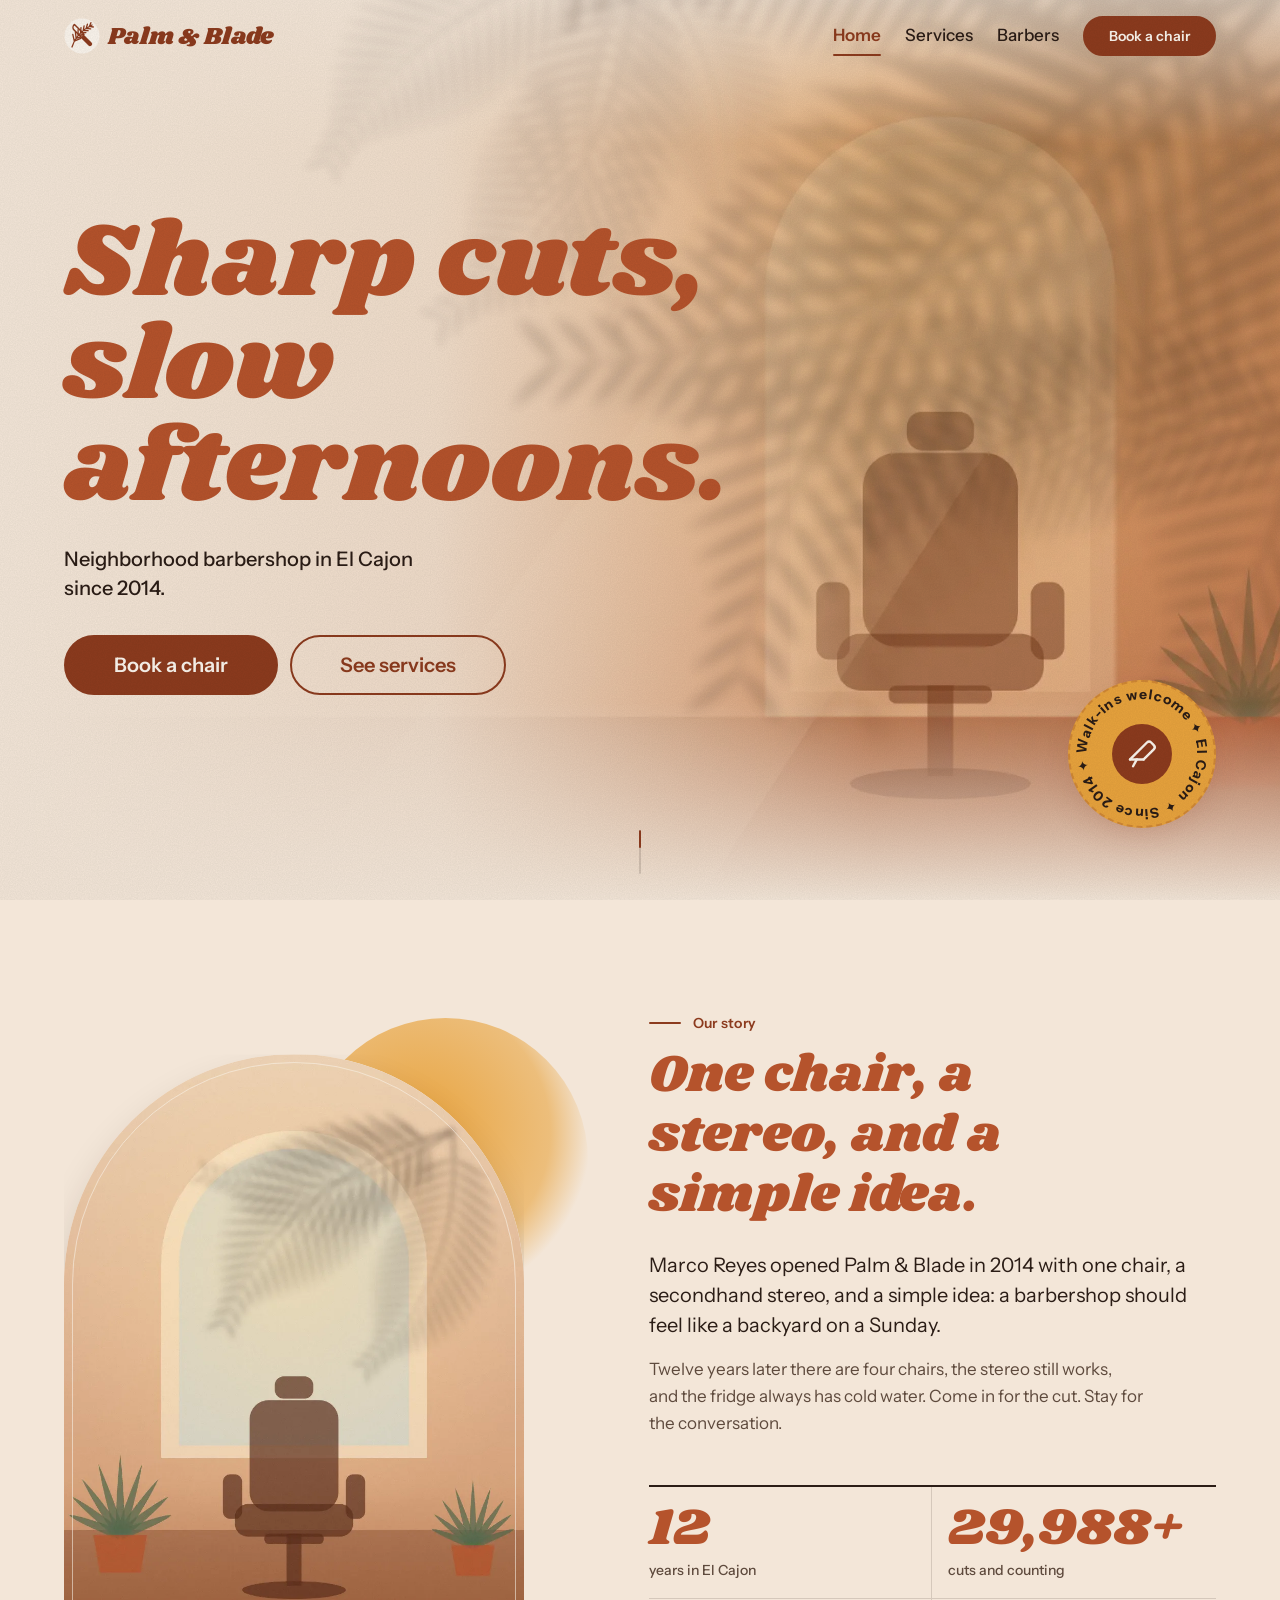
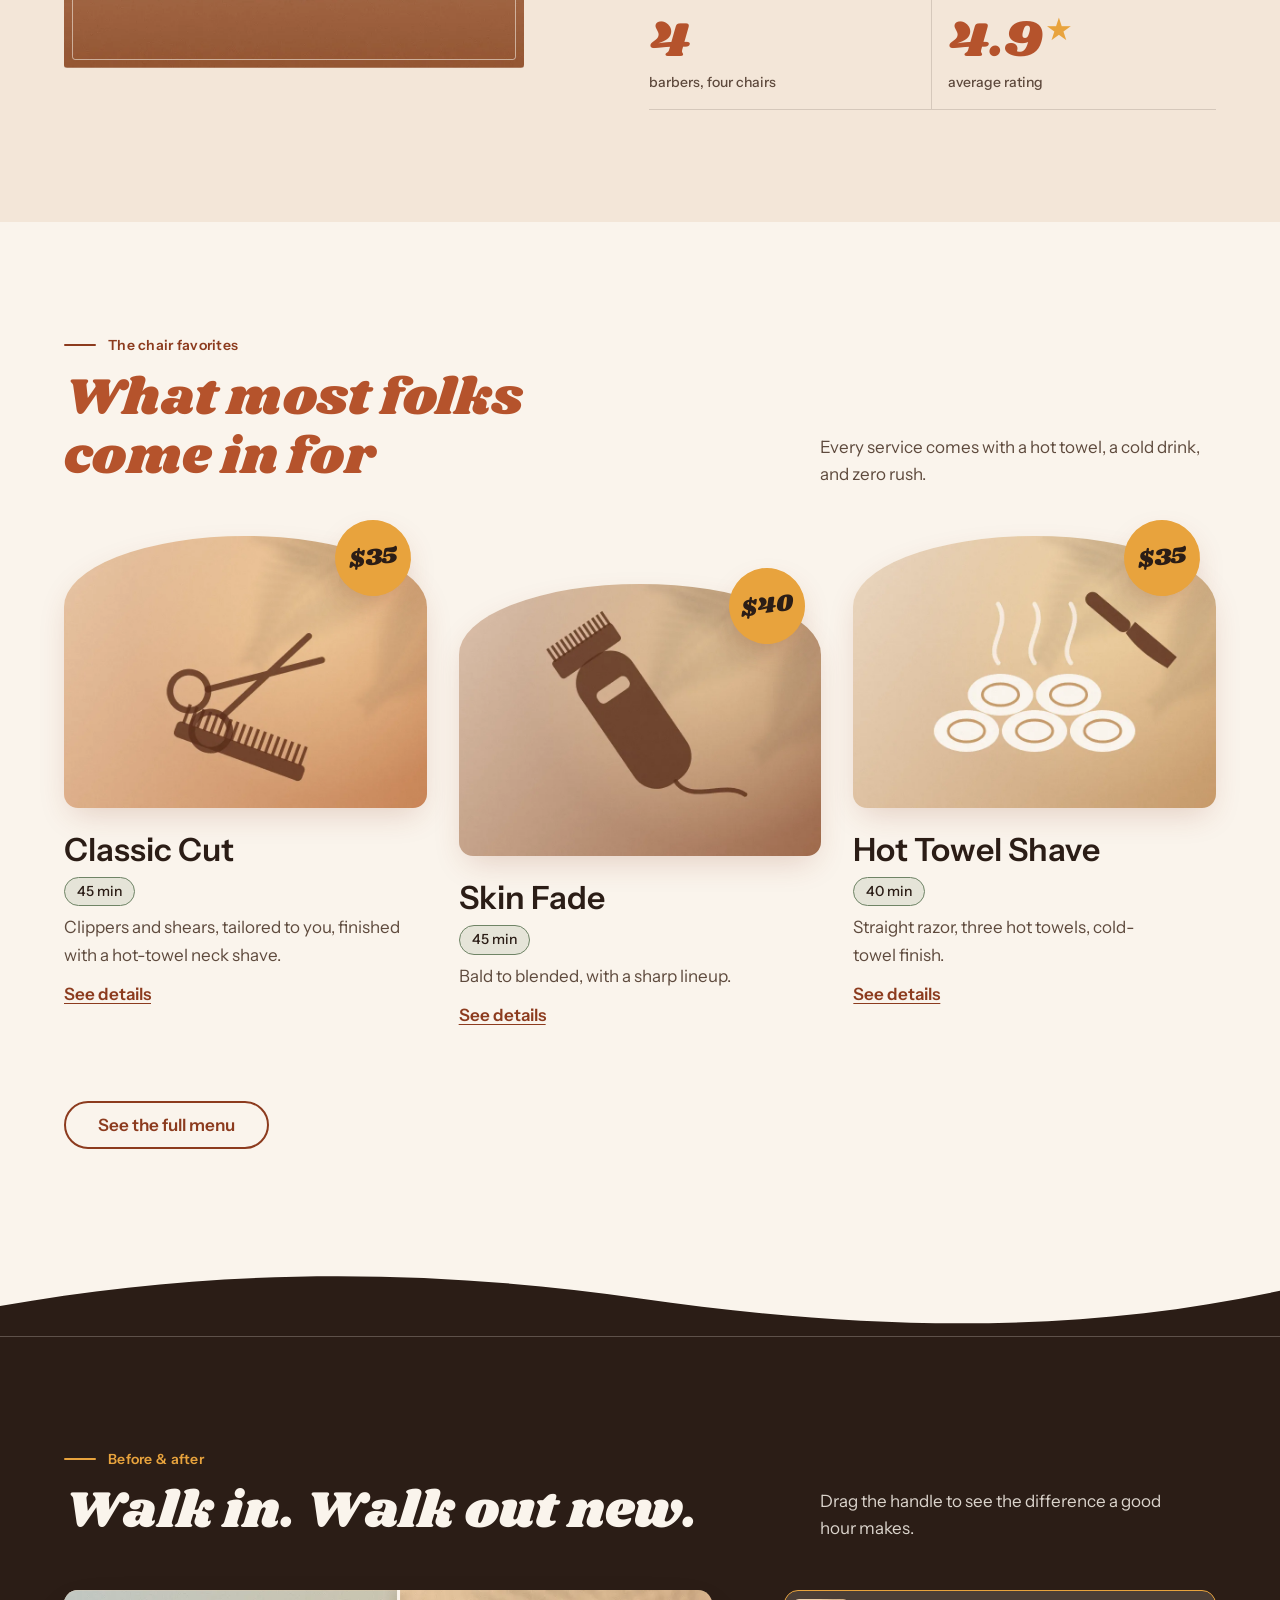
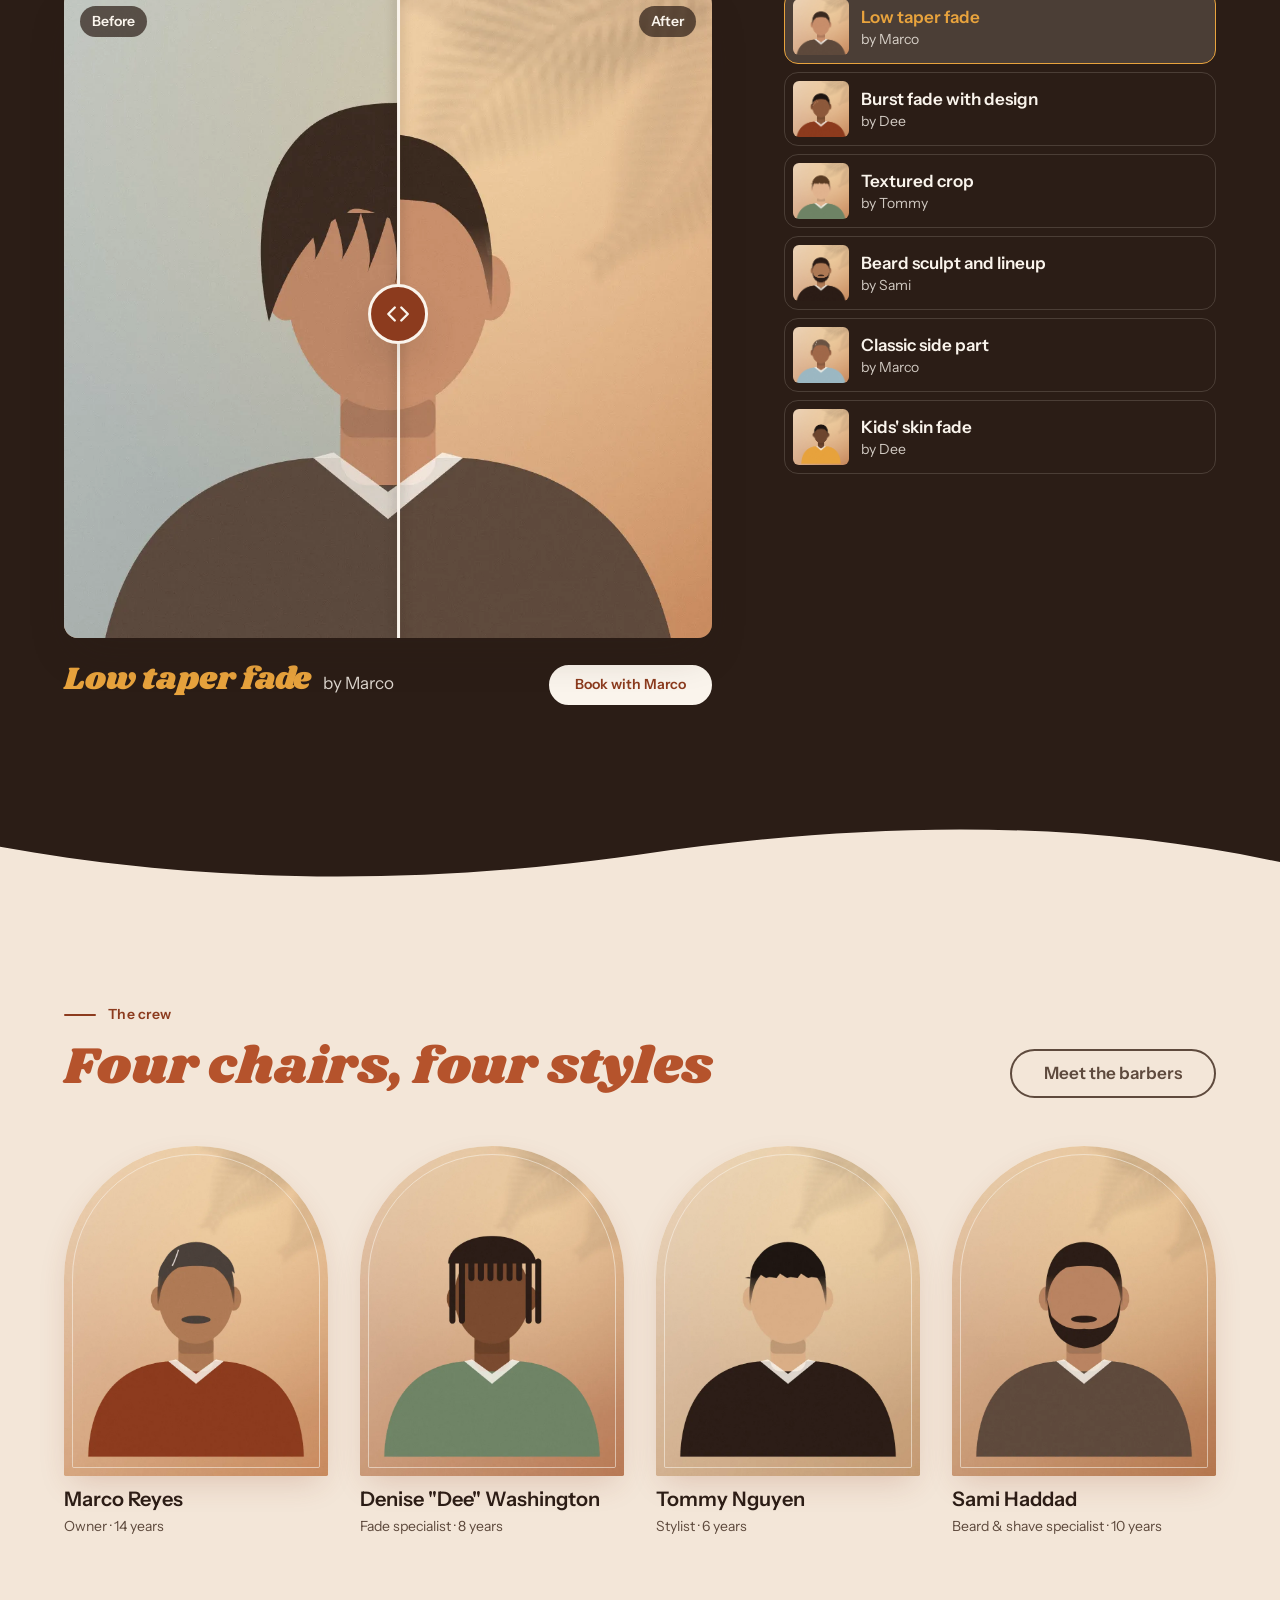
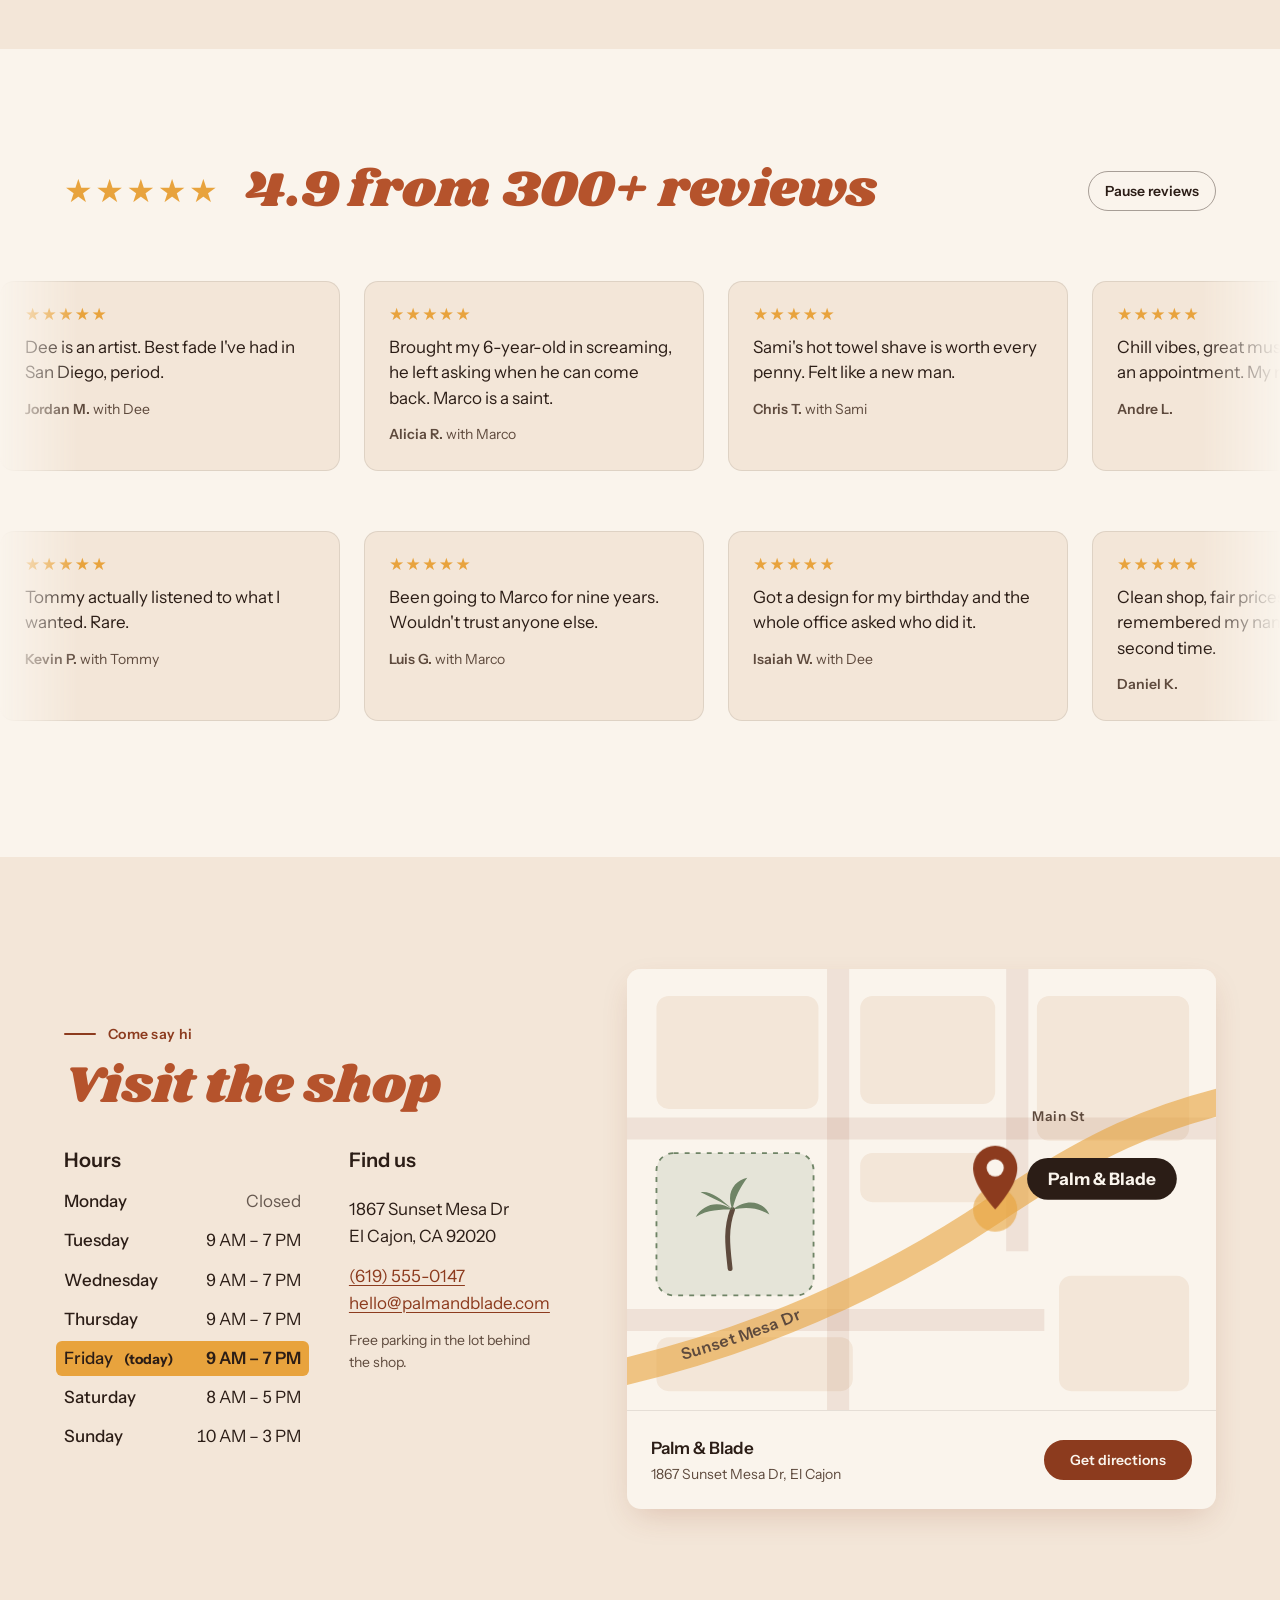
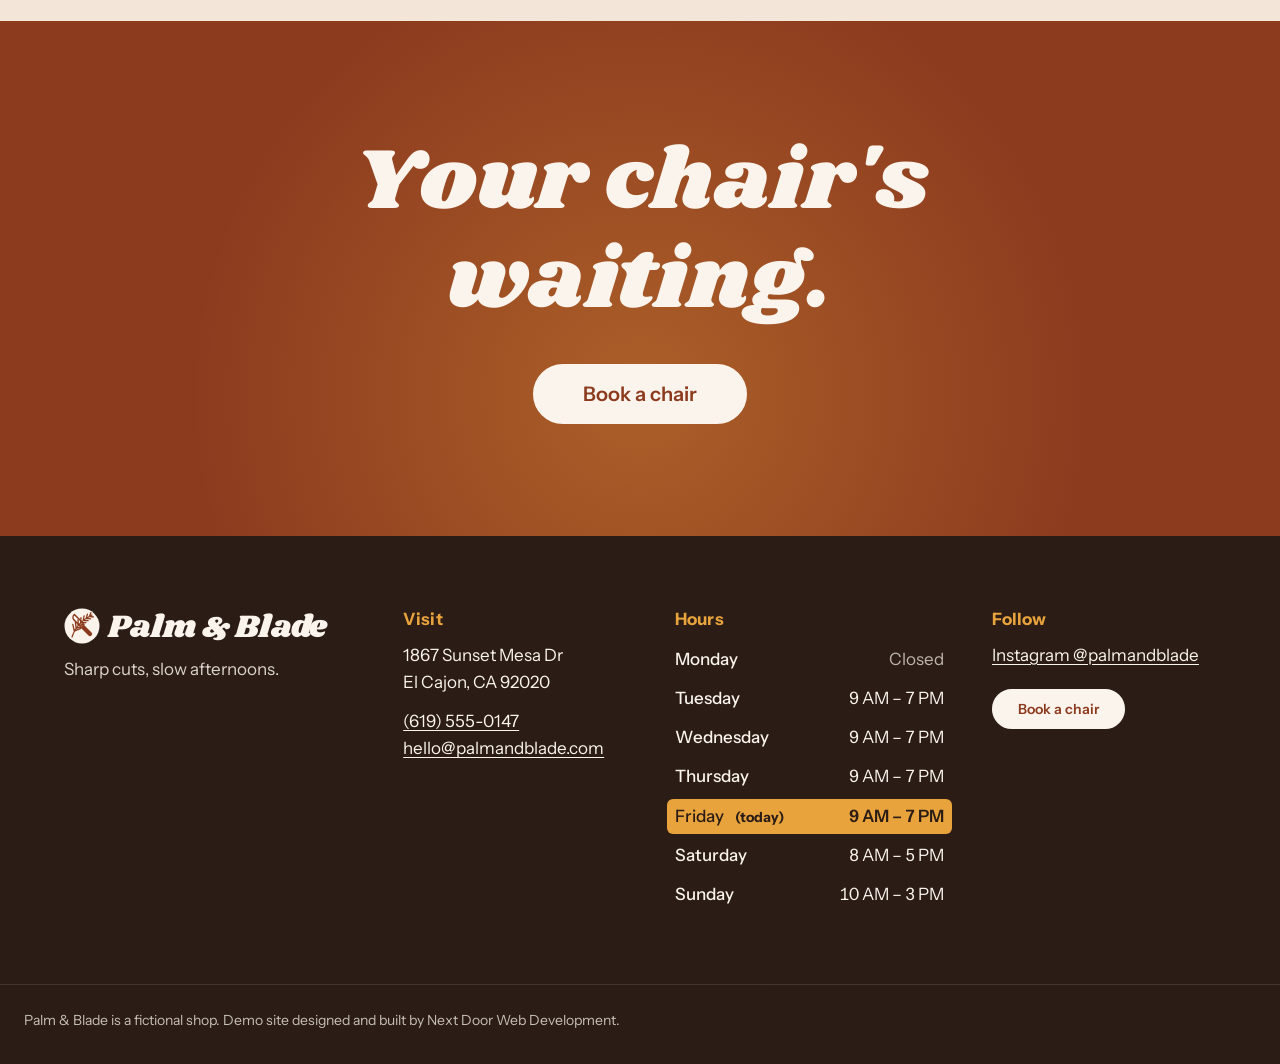
<file: index.html>
<!DOCTYPE html>
<html lang="en">
<head>
  <meta charset="UTF-8">
  <meta name="viewport" content="width=device-width, initial-scale=1">
  <meta name="robots" content="noindex, nofollow">
  <title>Home | Palm &amp; Blade Barbershop, El Cajon</title>
  <meta name="description" content="Palm &amp; Blade is a neighborhood barbershop in El Cajon offering sharp cuts, beard grooming, and hot towel shaves. Book your chair today.">
  <meta name="theme-color" content="#F3E6D8">
  <link rel="icon" href="assets/favicon.svg" type="image/svg+xml">
  <!-- fonts (Section 4.3) -->
  <link rel="preconnect" href="https://fonts.googleapis.com">
  <link rel="preconnect" href="https://fonts.gstatic.com" crossorigin>
  <link href="https://fonts.googleapis.com/css2?family=Instrument+Sans:wght@400;500;600;700&family=Shrikhand&display=swap" rel="stylesheet">
  <link rel="stylesheet" href="css/tokens.css">
  <link rel="stylesheet" href="css/base.css">
  <link rel="stylesheet" href="css/components.css">
  <link rel="stylesheet" href="css/pages/home.css">
  <link rel="preload" as="image" href="assets/img/hero.webp" fetchpriority="high">
</head>
<body data-page="home">
  <a class="skip-link" href="#main">Skip to content</a>
  <header class="site-header" data-header>
    <div class="container site-header__inner">
      <a class="logo" href="index.html" aria-label="Palm & Blade home">
        <img class="logo__mark" src="assets/logo.svg" alt="" width="36" height="36">
        <span class="logo__text">Palm &amp; Blade</span>
      </a>
      <button class="nav-toggle" type="button" aria-expanded="false" aria-controls="site-nav" data-nav-toggle>
        <span class="sr-only">Open menu</span>
        <span class="nav-toggle__bar"></span>
        <span class="nav-toggle__bar"></span>
      </button>
      <nav id="site-nav" class="site-nav" data-nav aria-label="Main">
        <ul class="site-nav__list">
          <li><a class="site-nav__link" href="index.html" data-nav-link="home">Home</a></li>
          <li><a class="site-nav__link" href="services.html" data-nav-link="services">Services</a></li>
          <li><a class="site-nav__link" href="barbers.html" data-nav-link="barbers">Barbers</a></li>
          <li><a class="btn btn--primary btn--sm" href="book.html" data-nav-link="book">Book a chair</a></li>
        </ul>
      </nav>
    </div>
  </header>

  <main id="main">
    <!-- 1. Hero -->
    <section class="hero" aria-labelledby="hero-title">
      <div class="hero__media" aria-hidden="true">
        <img class="hero__img" src="assets/img/hero.webp" alt="" width="1920" height="1080" fetchpriority="high" decoding="async">
      </div>
    <div class="hero__palms" aria-hidden="true">
      <svg class="hero__palm-defs" width="0" height="0" focusable="false">
        <defs>
          <path id="pb-frond" d="M14.3 193.1L20.2 181.2L26.3 169.7L32.9 158.7L39.7 148.1L46.9 138L54.4 128.3L62.3 119.1L70.5 110.3L79.1 102L88 94.2L97.2 86.7L106.8 79.8L116.7 73.3L127 67.2L137.7 61.6L148.7 56.5L160 51.8L171.7 47.5L183.7 43.7L196.1 40.4L195.9 39.6L183.4 42.7L171.3 46.3L159.5 50.4L148 54.9L136.8 59.9L126 65.3L115.5 71.3L105.4 77.7L95.5 84.5L86 91.8L76.9 99.6L68.1 107.9L59.6 116.6L51.4 125.8L43.6 135.5L36.1 145.7L29 156.3L22.2 167.3L15.8 178.9L9.7 190.9ZM24.3 168.5Q40.4 178.3 61.7 173.8Q41.9 167.6 24.3 168.5ZM24.3 168.5Q21 153 6.4 135.2Q11.5 158.1 24.3 168.5ZM29.8 159.2Q49 169.7 74.3 166.5Q50.7 159.2 29.8 159.2ZM29.8 159.2Q26 140.6 10.6 118.5Q16.4 145.2 29.8 159.2ZM35.6 150.3Q57.4 161.6 86.2 159.6Q59.3 151.3 35.6 150.3ZM35.6 150.3Q31.7 128.9 16 102.7Q22 132.8 35.6 150.3ZM41.6 141.6Q65.7 153.9 97.4 153.2Q67.8 143.8 41.6 141.6ZM41.6 141.6Q38 117.8 22.8 87.9Q28.3 121.2 41.6 141.6ZM47.9 133.3Q73.6 146.4 107.6 147.1Q75.9 136.6 47.9 133.3ZM47.9 133.3Q45.1 107.4 30.8 74.5Q35.3 110.2 47.9 133.3ZM54.4 125.3Q81.3 139.3 116.9 141.3Q83.8 129.7 54.4 125.3ZM54.4 125.3Q52.7 97.9 39.8 62.5Q43 100.2 54.4 125.3ZM61.2 117.6Q88.7 132.5 125.2 135.7Q91.3 123 61.2 117.6ZM61.2 117.6Q60.8 89.3 49.6 52Q51.2 91 61.2 117.6ZM68.1 110.3Q95.7 125.8 132.6 130.1Q98.6 116.6 68.1 110.3ZM68.1 110.3Q69.4 81.5 60.2 43.3Q59.8 82.7 68.1 110.3ZM75.4 103.2Q102.5 119.3 139 124.6Q105.5 110.4 75.4 103.2ZM75.4 103.2Q78.2 74.8 71.3 36.2Q68.8 75.4 75.4 103.2ZM82.8 96.5Q109 113 144.6 119Q112.2 104.3 82.8 96.5ZM82.8 96.5Q87.4 68.9 82.6 30.8Q78.1 69 82.8 96.5ZM90.5 90.1Q115.4 106.8 149.4 113.2Q118.7 98.3 90.5 90.1ZM90.5 90.1Q96.6 63.9 93.9 26.9Q87.5 63.5 90.5 90.1ZM98.5 84.1Q121.5 100.7 153.6 107.3Q125 92.4 98.5 84.1ZM98.5 84.1Q105.9 59.8 105.1 24.6Q97 58.8 98.5 84.1ZM106.6 78.3Q127.6 94.6 157.3 101.2Q131.3 86.6 106.6 78.3ZM106.6 78.3Q115.2 56.4 115.9 23.5Q106.5 54.9 106.6 78.3ZM115.1 72.9Q133.7 88.7 160.7 94.9Q137.4 80.9 115.1 72.9ZM115.1 72.9Q124.3 53.7 126.3 23.6Q115.9 51.8 115.1 72.9ZM123.7 67.8Q139.8 82.8 163.8 88.3Q143.7 75.3 123.7 67.8ZM123.7 67.8Q133.4 51.5 136.2 24.6Q125.3 49.2 123.7 67.8ZM132.6 63.1Q146.1 77.1 167 81.7Q150 69.8 132.6 63.1ZM132.6 63.1Q142.3 49.9 145.6 26.2Q134.5 47.1 132.6 63.1ZM141.7 58.6Q152.6 71.5 170.2 74.9Q156.6 64.4 141.7 58.6ZM141.7 58.6Q151.2 48.5 154.3 28.3Q143.7 45.4 141.7 58.6ZM151.1 54.5Q159.3 66.1 173.8 68.2Q163.4 59.3 151.1 54.5ZM151.1 54.5Q159.9 47.5 162.6 30.6Q152.7 44 151.1 54.5ZM160.7 50.7Q166.3 60.9 177.8 61.5Q170.5 54.3 160.7 50.7ZM160.7 50.7Q168.5 46.6 170.5 33Q161.7 42.8 160.7 50.7ZM170.6 47.2Q175.2 56.9 185.6 57.2Q179.4 50.5 170.6 47.2ZM170.6 47.2Q178.1 44.3 180.1 31.9Q171.6 40.3 170.6 47.2ZM180.7 44.1Q185.2 53.7 195.5 54.3Q189.4 47.6 180.7 44.1ZM180.7 44.1Q188.3 41.5 190.9 29.3Q182.2 37.3 180.7 44.1ZM191 41.2Q195.4 50.9 205.6 51.8Q199.7 45 191 41.2ZM191 41.2Q198.8 39.1 202 27Q193.1 34.6 191 41.2Z"/>
          <filter id="pb-blur" x="-20%" y="-20%" width="140%" height="140%"><feGaussianBlur stdDeviation="3.5"/></filter>
        </defs>
      </svg>
      <svg class="hero__palm hero__palm--a" viewBox="0 0 600 600" preserveAspectRatio="xMaxYMin meet" focusable="false">
        <g filter="url(#pb-blur)">
          <use href="#pb-frond" transform="translate(610 -20) rotate(139.6) scale(1.9 1.9) translate(-12 -192)"/>
          <use href="#pb-frond" transform="translate(610 -20) rotate(88.4) scale(2.25 -2.25) translate(-12 -192)"/>
          <use href="#pb-frond" transform="translate(610 -20) rotate(191.6) scale(2.1 2.1) translate(-12 -192)"/>
          <use href="#pb-frond" transform="translate(610 -20) rotate(138.4) scale(1.8 -1.8) translate(-12 -192)"/>
          <use href="#pb-frond" transform="translate(610 -20) rotate(244.6) scale(1.5 1.5) translate(-12 -192)"/>
        </g>
      </svg>
      <svg class="hero__palm hero__palm--b" viewBox="0 0 600 600" preserveAspectRatio="xMaxYMin meet" focusable="false">
        <g filter="url(#pb-blur)">
          <use href="#pb-frond" transform="translate(380 -40) rotate(52.4) scale(1.3 -1.3) translate(-12 -192)"/>
          <use href="#pb-frond" transform="translate(380 -40) rotate(157.6) scale(1.5 1.5) translate(-12 -192)"/>
          <use href="#pb-frond" transform="translate(380 -40) rotate(106.4) scale(1.35 -1.35) translate(-12 -192)"/>
          <use href="#pb-frond" transform="translate(380 -40) rotate(113.6) scale(1.1 1.1) translate(-12 -192)"/>
        </g>
      </svg>
      <svg class="hero__palm hero__palm--c" viewBox="0 0 600 600" preserveAspectRatio="xMaxYMin meet" focusable="false">
        <g filter="url(#pb-blur)">
          <use href="#pb-frond" transform="translate(640 180) rotate(128.4) scale(1.7 -1.7) translate(-12 -192)"/>
          <use href="#pb-frond" transform="translate(640 180) rotate(235.6) scale(1.4 1.4) translate(-12 -192)"/>
        </g>
      </svg>
    </div>
      <div class="container hero__content">
        <h1 class="hero__title" id="hero-title">
          <span class="hero__word" style="--w: 0">Sharp</span>
          <span class="hero__word" style="--w: 1">cuts,</span>
          <span class="hero__word" style="--w: 2">slow</span>
          <span class="hero__word" style="--w: 3">afternoons.</span>
        </h1>
        <p class="hero__sub">Neighborhood barbershop in El Cajon since 2014.</p>
        <div class="hero__actions">
          <a class="btn btn--primary btn--lg hero__btn" href="book.html">Book a chair</a>
          <a class="btn btn--ghost btn--lg hero__btn" href="services.html">See services</a>
        </div>
      </div>

      <div class="sticker hero__sticker">
        <span class="sticker__text">Walk-ins welcome ✦ El Cajon ✦ Since 2014 ✦</span>
        <span class="sticker__center" aria-hidden="true">
          <svg viewBox="0 0 24 24" fill="none" stroke="currentColor" stroke-width="1.6" stroke-linecap="round" stroke-linejoin="round" focusable="false"><path d="M4 15.5 15.2 4.3a2 2 0 0 1 2.8 0l1.7 1.7a2 2 0 0 1 0 2.8L13 15.5"/><path d="M4 15.5h9"/><path d="M8.5 15.5 6 20"/></svg>
        </span>
      </div>

      <a class="hero__scroll" href="#story">
        <span class="hero__scroll-line" aria-hidden="true"></span>
        <span class="sr-only">Scroll to our story</span>
      </a>
    </section>

    <!-- 2. Story -->
    <section class="section section--stucco story" id="story" aria-labelledby="story-title">
      <div class="container story__grid">
        <div class="story__media">
          <span class="story__sun" aria-hidden="true"></span>
          <div class="arch story__arch" data-reveal="arch">
            <img src="assets/img/shop-interior.webp" alt="Inside Palm &amp; Blade: barber chairs, potted plants, and warm afternoon light" width="900" height="1200" loading="lazy" decoding="async">
          </div>
        </div>
        <div class="story__body">
          <p class="eyebrow">Our story</p>
          <h2 id="story-title">One chair, a stereo, and a simple idea.</h2>
          <p class="lead">Marco Reyes opened Palm &amp; Blade in 2014 with one chair, a secondhand stereo, and a simple idea: a barbershop should feel like a backyard on a Sunday.</p>
          <p>Twelve years later there are four chairs, the stereo still works, and the fridge always has cold water. Come in for the cut. Stay for the conversation.</p>
          <dl class="story__stats" data-home-stats></dl>
        </div>
      </div>
    </section>

    <!-- 3. Services teaser -->
    <section class="section section--light services-teaser" aria-labelledby="services-title">
      <div class="container">
        <div class="section-head">
          <div>
            <p class="eyebrow">The chair favorites</p>
            <h2 id="services-title">What most folks come in for</h2>
          </div>
          <p class="section-head__aside">Every service comes with a hot towel, a cold drink, and zero rush.</p>
        </div>
        <ul class="services-teaser__list" role="list" data-home-services data-reveal-stagger="120"></ul>
        <div class="services-teaser__more">
          <a class="btn btn--ghost" href="services.html">See the full menu</a>
        </div>
      </div>
    </section>

    <div class="divider-wave divider-wave--from-light divider-wave--to-dark" aria-hidden="true">
      <svg viewBox="0 0 1440 80" preserveAspectRatio="none" focusable="false"><path d="M0 48 C 240 8 480 8 720 40 S 1200 80 1440 32 V 80 H 0 Z"/></svg>
    </div>

    <!-- 4. Before & after -->
    <section class="section section--dark ba-section" aria-labelledby="ba-title">
      <div class="container">
        <div class="section-head">
          <div>
            <p class="eyebrow eyebrow--light">Before &amp; after</p>
            <h2 id="ba-title">Walk in. Walk out new.</h2>
          </div>
          <p class="section-head__aside">Drag the handle to see the difference a good hour makes.</p>
        </div>

        <figure class="ba" data-ba>
          <div class="ba__frame" data-ba-frame style="--pos: 50">
            <div class="ba__stage is-visible" data-ba-stage>
              <img class="ba__img ba__img--after" src="assets/img/cut-01-after.webp" alt="After: low taper fade" width="1000" height="1000" loading="lazy" decoding="async">
              <div class="ba__before">
                <img class="ba__img ba__img--before" src="assets/img/cut-01-before.webp" alt="Before" width="1000" height="1000" loading="lazy" decoding="async">
              </div>
            </div>
            <span class="ba__tag ba__tag--before" aria-hidden="true">Before</span>
            <span class="ba__tag ba__tag--after" aria-hidden="true">After</span>
            <div class="ba__handle" aria-hidden="true">
              <span class="ba__line"></span>
              <span class="ba__knob">
                <svg viewBox="0 0 24 24" fill="none" stroke="currentColor" stroke-width="2.2" stroke-linecap="round" stroke-linejoin="round" focusable="false"><path d="m9 6-6 6 6 6"/><path d="m15 6 6 6-6 6"/></svg>
              </span>
            </div>
            <label class="sr-only" for="ba-range">Before and after comparison. Use left and right arrows to reveal more of the before or after photo.</label>
            <input class="ba__range" id="ba-range" type="range" min="0" max="100" step="1" value="50" data-ba-range>
          </div>
          <figcaption class="ba__caption" data-ba-caption aria-live="polite">
            <span class="ba__style">Low taper fade</span>
            <span class="ba__by">by Marco</span>
          </figcaption>
        </figure>

        <div class="ba-picker" role="group" aria-label="Choose a cut" data-ba-picker></div>
      </div>
    </section>

    <div class="divider-wave divider-wave--from-dark divider-wave--to-stucco divider-wave--flip" aria-hidden="true">
      <svg viewBox="0 0 1440 80" preserveAspectRatio="none" focusable="false"><path d="M0 48 C 240 8 480 8 720 40 S 1200 80 1440 32 V 80 H 0 Z"/></svg>
    </div>

    <!-- 5. Team teaser -->
    <section class="section section--stucco team-teaser" aria-labelledby="team-title">
      <div class="container">
        <div class="section-head">
          <div>
            <p class="eyebrow">The crew</p>
            <h2 id="team-title">Four chairs, four styles</h2>
          </div>
          <a class="btn btn--ghost section-head__aside" href="barbers.html">Meet the barbers</a>
        </div>
        <ul class="team-teaser__list" role="list" data-home-team data-reveal-stagger="110"></ul>
      </div>
    </section>

    <!-- 6. Reviews marquee -->
    <section class="section section--light reviews" aria-labelledby="reviews-title">
      <div class="container reviews__head">
        <span class="stars" role="img" aria-label="5 out of 5 stars"></span>
        <h2 id="reviews-title"><span data-shop-rating>4.9</span> from 300+ reviews</h2>
        <button class="reviews__pause" type="button" aria-pressed="false" data-marquee-toggle>Pause reviews</button>
      </div>
      <div class="marquee" data-marquee>
        <div class="marquee__row" data-marquee-row="0"></div>
        <div class="marquee__row marquee__row--reverse" data-marquee-row="1"></div>
      </div>
    </section>

    <!-- 7. Visit us -->
    <section class="section section--stucco visit" id="visit" aria-labelledby="visit-title">
      <div class="container visit__grid">
        <div class="visit__info">
          <p class="eyebrow">Come say hi</p>
          <h2 id="visit-title">Visit the shop</h2>
          <div class="visit__cols">
            <div>
              <h3>Hours</h3>
              <ul class="hours-list visit__hours" data-hours-list></ul>
            </div>
            <div class="visit__contact">
              <h3>Find us</h3>
              <address>1867 Sunset Mesa Dr<br>El Cajon, CA 92020</address>
              <p><a href="tel:+16195550147">(619) 555-0147</a><br>
                 <a href="mailto:hello@palmandblade.com">hello@palmandblade.com</a></p>
              <p class="visit__parking">Free parking in the lot behind the shop.</p>
            </div>
          </div>
        </div>

        <div class="map-card card" data-reveal="scale">
          <svg class="map" viewBox="0 0 480 360" role="img" aria-labelledby="map-title" focusable="false">
            <title id="map-title">Illustrated map: Palm &amp; Blade on Sunset Mesa Drive, next to a small park</title>
            <rect class="map__ground" width="480" height="360"/>
            <!-- blocks -->
            <g class="map__blocks">
              <rect x="24" y="22" width="132" height="92" rx="10"/>
              <rect x="190" y="22" width="110" height="88" rx="10"/>
              <rect x="190" y="150" width="110" height="40" rx="10"/>
              <rect x="334" y="22" width="124" height="118" rx="10"/>
              <rect x="24" y="300" width="160" height="44" rx="10"/>
              <rect x="352" y="250" width="106" height="94" rx="10"/>
            </g>
            <rect class="map__park" x="24" y="150" width="128" height="116" rx="14"/>
            <!-- streets -->
            <g class="map__streets">
              <path d="M0 130 H480"/>
              <path d="M172 0 V360"/>
              <path d="M318 0 V230"/>
              <path d="M0 286 H340"/>
            </g>
            <path class="map__main" id="map-main" d="M-10 330 C 120 300 220 250 300 196 S 430 120 500 104"/>
            <text class="map__label"><textPath href="#map-main" startOffset="10%">Sunset Mesa Dr</textPath></text>
            <text class="map__label map__label--small" x="330" y="124">Main St</text>
            <!-- palm in the park -->
            <g class="map__palm" transform="translate(70 186)">
              <path class="map__trunk" d="M14 58 C 12 40 10 26 16 10"/>
              <path class="map__frond" d="M16 10 C 4 2 -8 6 -14 16 C -4 10 6 10 16 10Z M16 10 C 28 0 42 4 46 14 C 36 8 26 8 16 10Z M16 10 C 10 -4 18 -14 28 -16 C 22 -8 18 0 16 10Z M16 10 C 6 0 -4 -6 -10 -4 C -2 0 8 4 16 10Z"/>
            </g>
            <!-- pin -->
            <g class="map__pin" transform="translate(300 196)">
              <circle class="map__pulse" r="18"/>
              <path class="map__pin-body" d="M0 0 C -14 -16 -18 -26 -18 -34 A 18 18 0 0 1 18 -34 C 18 -26 14 -16 0 0Z"/>
              <circle class="map__pin-dot" cy="-34" r="7"/>
            </g>
            <g class="map__tag" transform="translate(326 154)">
              <rect width="122" height="34" rx="17"/>
              <text x="61" y="22">Palm &amp; Blade</text>
            </g>
          </svg>
          <div class="map-card__foot">
            <p><strong>Palm &amp; Blade</strong><br>1867 Sunset Mesa Dr, El Cajon</p>
            <a class="btn btn--primary btn--sm" href="#">Get directions</a>
          </div>
        </div>
      </div>
    </section>

    <!-- 8. CTA band -->
    <section class="cta-band">
      <div class="container">
        <h2>Your chair's waiting.</h2>
        <a class="btn btn--light btn--lg" href="book.html">Book a chair</a>
      </div>
    </section>

    <!-- 9. Golden-hour scroll warmth (driven by home.js) -->
    <div class="golden-hour" aria-hidden="true" data-golden-hour></div>
  </main>

  <footer class="site-footer">
    <div class="container site-footer__grid">
      <div class="site-footer__brand">
        <a class="logo logo--light" href="index.html">
          <img class="logo__mark" src="assets/logo.svg" alt="" width="36" height="36">
          <span class="logo__text">Palm &amp; Blade</span>
        </a>
        <p>Sharp cuts, slow afternoons.</p>
      </div>
      <div>
        <h2 class="site-footer__heading">Visit</h2>
        <address>1867 Sunset Mesa Dr<br>El Cajon, CA 92020</address>
        <p><a href="tel:+16195550147">(619) 555-0147</a><br>
           <a href="mailto:hello@palmandblade.com">hello@palmandblade.com</a></p>
      </div>
      <div>
        <h2 class="site-footer__heading">Hours</h2>
        <ul class="hours-list" data-hours-list></ul>
      </div>
      <div>
        <h2 class="site-footer__heading">Follow</h2>
        <p><a href="#">Instagram @palmandblade</a></p>
        <a class="btn btn--light btn--sm" href="book.html">Book a chair</a>
      </div>
    </div>
    <p class="site-footer__demo container">Palm &amp; Blade is a fictional shop. Demo site designed and built by Next Door Web Development.</p>
  </footer>

  <script type="module" src="js/main.js"></script>
  <script type="module" src="js/pages/home.js"></script>
</body>
</html>
</file>
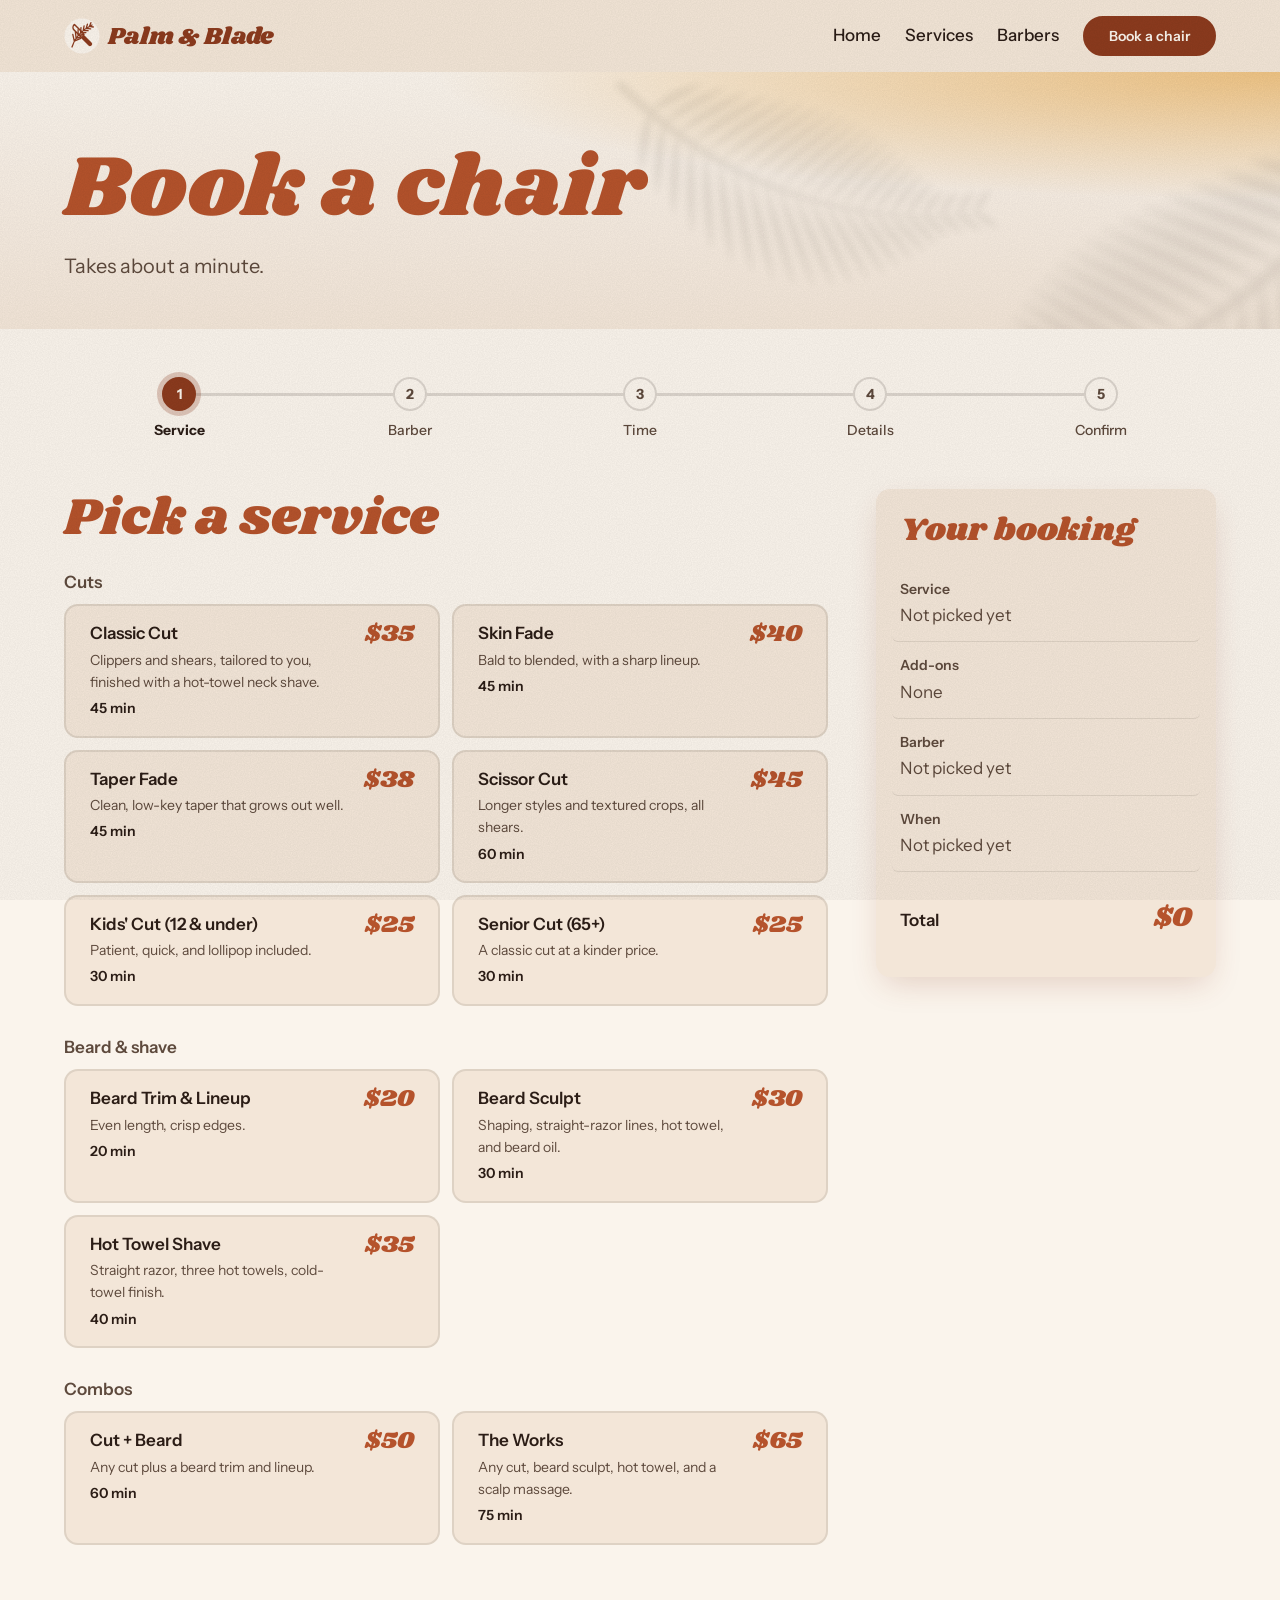
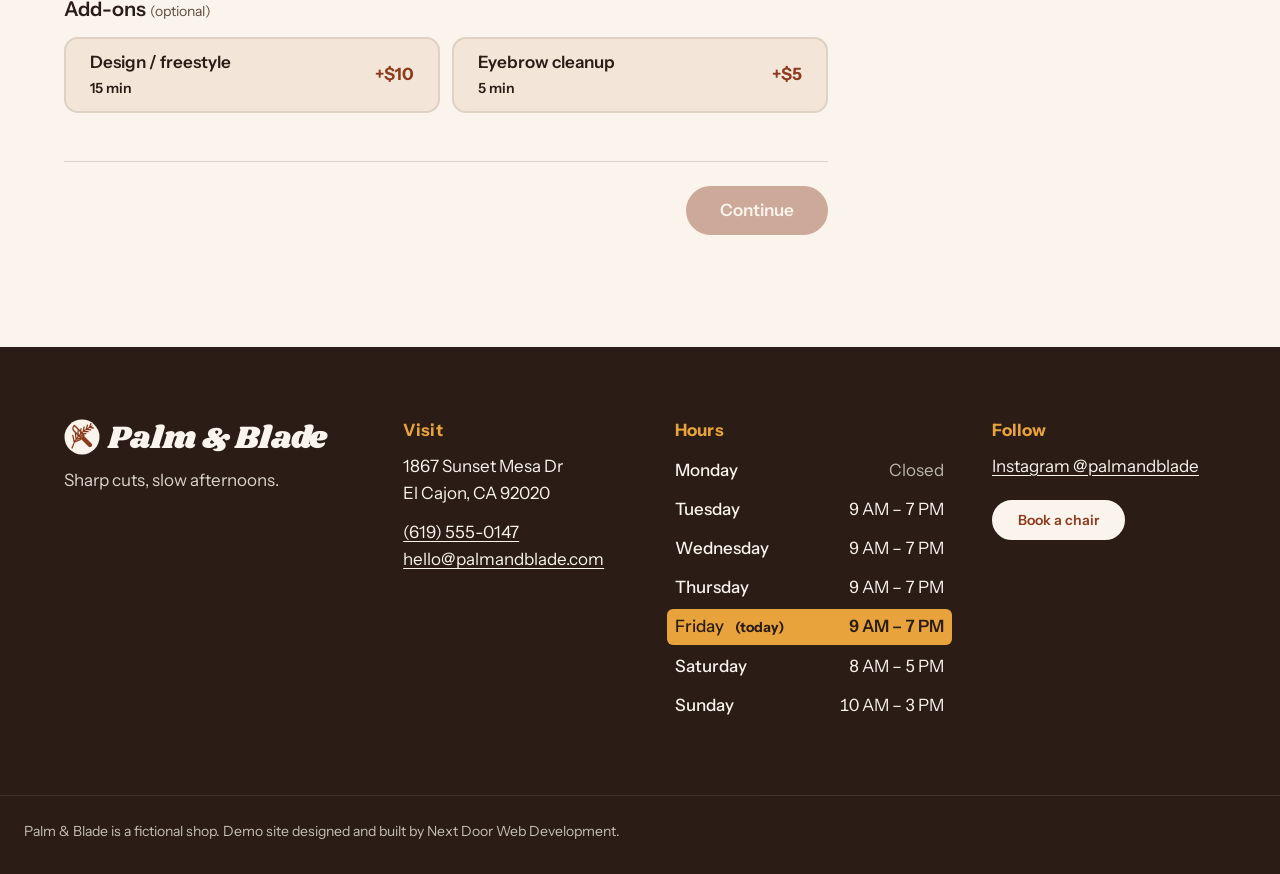
<file: book.html>
<!DOCTYPE html>
<html lang="en">
<head>
  <meta charset="UTF-8">
  <meta name="viewport" content="width=device-width, initial-scale=1">
  <meta name="robots" content="noindex, nofollow">
  <title>Book a chair | Palm &amp; Blade Barbershop, El Cajon</title>
  <meta name="description" content="Reserve your appointment online. Choose your service, barber, and time in just a few clicks.">
  <meta name="theme-color" content="#F3E6D8">
  <link rel="icon" href="assets/favicon.svg" type="image/svg+xml">
  <!-- fonts (Section 4.3) -->
  <link rel="preconnect" href="https://fonts.googleapis.com">
  <link rel="preconnect" href="https://fonts.gstatic.com" crossorigin>
  <link href="https://fonts.googleapis.com/css2?family=Instrument+Sans:wght@400;500;600;700&family=Shrikhand&display=swap" rel="stylesheet">
  <link rel="stylesheet" href="css/tokens.css">
  <link rel="stylesheet" href="css/base.css">
  <link rel="stylesheet" href="css/components.css">
  <link rel="stylesheet" href="css/pages/book.css">
</head>
<body data-page="book">
  <a class="skip-link" href="#main">Skip to content</a>
  <header class="site-header" data-header>
    <div class="container site-header__inner">
      <a class="logo" href="index.html" aria-label="Palm & Blade home">
        <img class="logo__mark" src="assets/logo.svg" alt="" width="36" height="36">
        <span class="logo__text">Palm &amp; Blade</span>
      </a>
      <button class="nav-toggle" type="button" aria-expanded="false" aria-controls="site-nav" data-nav-toggle>
        <span class="sr-only">Open menu</span>
        <span class="nav-toggle__bar"></span>
        <span class="nav-toggle__bar"></span>
      </button>
      <nav id="site-nav" class="site-nav" data-nav aria-label="Main">
        <ul class="site-nav__list">
          <li><a class="site-nav__link" href="index.html" data-nav-link="home">Home</a></li>
          <li><a class="site-nav__link" href="services.html" data-nav-link="services">Services</a></li>
          <li><a class="site-nav__link" href="barbers.html" data-nav-link="barbers">Barbers</a></li>
          <li><a class="btn btn--primary btn--sm" href="book.html" data-nav-link="book">Book a chair</a></li>
        </ul>
      </nav>
    </div>
  </header>

  <main id="main">
    <section class="page-hero page-hero--short">
      <div class="container">
        <h1>Book a chair</h1>
        <p class="page-hero__lead">Takes about a minute.</p>
      </div>
    </section>

    <section class="section section--light booking" aria-label="Booking">
      <div class="container">
        <noscript>
          <p class="booking__noscript">Online booking needs JavaScript turned on. You can always call us at <a href="tel:+16195550147">(619) 555-0147</a> and we'll find you a chair.</p>
        </noscript>

        <div class="booking__flow" data-flow hidden>
          <!-- Progress -->
          <div class="progress">
            <ol class="progress__list" aria-label="Booking steps">
              <li class="progress__step" data-progress-step="service"><span class="progress__dot" aria-hidden="true">1</span><span class="progress__label">Service</span></li>
              <li class="progress__step" data-progress-step="barber"><span class="progress__dot" aria-hidden="true">2</span><span class="progress__label">Barber</span></li>
              <li class="progress__step" data-progress-step="time"><span class="progress__dot" aria-hidden="true">3</span><span class="progress__label">Time</span></li>
              <li class="progress__step" data-progress-step="details"><span class="progress__dot" aria-hidden="true">4</span><span class="progress__label">Details</span></li>
              <li class="progress__step" data-progress-step="confirm"><span class="progress__dot" aria-hidden="true">5</span><span class="progress__label">Confirm</span></li>
            </ol>
            <span class="progress__track" aria-hidden="true"><span class="progress__fill" data-progress-fill></span></span>
          </div>

          <div class="booking__layout">
            <form class="booking__form" data-booking-form novalidate>
              <!-- 1. Service -->
              <section class="book-step" data-step="service" aria-labelledby="step-service">
                <h2 class="book-step__title" id="step-service" tabindex="-1">Pick a service</h2>
                <fieldset class="book-step__group">
                  <legend class="sr-only">Service</legend>
                  <div class="option-groups" data-service-options></div>
                </fieldset>
                <fieldset class="book-step__group addons">
                  <legend class="book-step__subtitle">Add-ons <span class="book-step__hint">(optional)</span></legend>
                  <div class="option-grid option-grid--addons" data-addon-options></div>
                </fieldset>
              </section>

              <!-- 2. Barber -->
              <section class="book-step" data-step="barber" aria-labelledby="step-barber" hidden>
                <h2 class="book-step__title" id="step-barber" tabindex="-1">Choose your barber</h2>
                <fieldset class="book-step__group">
                  <legend class="sr-only">Barber</legend>
                  <div class="option-grid option-grid--barbers" data-barber-options></div>
                </fieldset>
              </section>

              <!-- 3. Date & time -->
              <section class="book-step" data-step="time" aria-labelledby="step-time" hidden>
                <h2 class="book-step__title" id="step-time" tabindex="-1">Pick a day and time</h2>
                <fieldset class="book-step__group">
                  <legend class="book-step__subtitle">Day</legend>
                  <div class="day-strip" data-day-options></div>
                </fieldset>
                <fieldset class="book-step__group">
                  <legend class="book-step__subtitle" data-time-legend>Time</legend>
                  <div class="time-grid" data-time-options></div>
                  <p class="book-step__note" data-time-note aria-live="polite"></p>
                </fieldset>
              </section>

              <!-- 4. Details -->
              <section class="book-step" data-step="details" aria-labelledby="step-details" hidden>
                <h2 class="book-step__title" id="step-details" tabindex="-1">Your details</h2>
                <div class="fields">
                  <div class="field" data-field="name">
                    <label class="field__label" for="f-name">Name</label>
                    <input class="field__input" id="f-name" name="name" type="text" autocomplete="name" required aria-describedby="f-name-error">
                    <p class="field__error" id="f-name-error" data-error></p>
                  </div>
                  <div class="field" data-field="phone">
                    <label class="field__label" for="f-phone">Phone</label>
                    <input class="field__input" id="f-phone" name="phone" type="tel" inputmode="tel" autocomplete="tel-national" placeholder="(619) 555-0147" required aria-describedby="f-phone-error">
                    <p class="field__error" id="f-phone-error" data-error></p>
                  </div>
                  <div class="field field--wide" data-field="email">
                    <label class="field__label" for="f-email">Email</label>
                    <input class="field__input" id="f-email" name="email" type="email" autocomplete="email" required aria-describedby="f-email-error">
                    <p class="field__error" id="f-email-error" data-error></p>
                  </div>
                  <div class="field field--wide" data-field="notes">
                    <label class="field__label" for="f-notes">Anything we should know? <span class="book-step__hint">(optional)</span></label>
                    <textarea class="field__input field__input--area" id="f-notes" name="notes" rows="3"></textarea>
                  </div>
                </div>
              </section>

              <!-- 5. Confirm -->
              <section class="book-step" data-step="confirm" aria-labelledby="step-confirm" hidden>
                <h2 class="book-step__title" id="step-confirm" tabindex="-1">Look good?</h2>
                <dl class="review" data-review></dl>
              </section>

              <!-- Actions: inline on desktop, a sticky bar on mobile -->
              <div class="booking__actions" data-actions>
                <button class="booking__total" type="button" aria-expanded="false" aria-controls="booking-summary" data-summary-toggle>
                  <span class="booking__total-label">Total</span>
                  <span class="booking__total-value"><strong data-total-price>$0</strong> <span data-total-time></span></span>
                  <span class="sr-only">, show booking summary</span>
                </button>
                <button class="btn btn--ghost booking__back" type="button" data-back>Back</button>
                <button class="btn btn--primary booking__next" type="submit" data-next aria-describedby="next-hint">Continue</button>
                <p class="sr-only" id="next-hint" data-next-hint></p>
              </div>
            </form>

            <aside class="summary" id="booking-summary" aria-labelledby="summary-title" data-summary>
              <div class="summary__head">
                <h2 class="summary__title" id="summary-title">Your booking</h2>
                <button class="summary__close" type="button" data-summary-close>
                  <span class="sr-only">Hide summary</span>
                  <svg viewBox="0 0 24 24" fill="none" stroke="currentColor" stroke-width="2.2" stroke-linecap="round" aria-hidden="true" focusable="false"><path d="M6 6l12 12M18 6 6 18"/></svg>
                </button>
              </div>
              <dl class="summary__list">
                <div class="summary__row" data-sum-row="service"><dt>Service</dt><dd data-sum="service">Not picked yet</dd></div>
                <div class="summary__row" data-sum-row="addons"><dt>Add-ons</dt><dd data-sum="addons">None</dd></div>
                <div class="summary__row" data-sum-row="barber"><dt>Barber</dt><dd data-sum="barber">Not picked yet</dd></div>
                <div class="summary__row" data-sum-row="when"><dt>When</dt><dd data-sum="when">Not picked yet</dd></div>
              </dl>
              <div class="summary__total" data-sum-row="total">
                <span>Total</span>
                <span><strong class="summary__price" data-sum="price">$0</strong> <span class="summary__time" data-sum="time"></span></span>
              </div>
            </aside>
          </div>
        </div>

        <!-- Confirmation (the payoff) -->
        <div class="confirmation" data-confirmation hidden>
          <div class="confirmation__mark" aria-hidden="true">
            <svg viewBox="0 0 120 120" focusable="false">
              <circle class="confirmation__circle" cx="60" cy="60" r="52" pathLength="1"/>
              <path class="confirmation__check" d="M37 62 L53 78 L84 44" pathLength="1"/>
            </svg>
            <div class="burst" data-burst></div>
          </div>
          <h2 class="confirmation__title" tabindex="-1" data-confirm-title>You're booked.</h2>
          <dl class="confirmation__summary review review--plain" data-confirm-summary></dl>
          <div class="confirmation__actions">
            <button class="btn btn--primary" type="button" data-ics>Add to calendar</button>
            <a class="btn btn--ghost" href="index.html">Back to home</a>
          </div>
          <p class="confirmation__note">Heads up: this is a demo site, so no real appointment was made.</p>
        </div>
      </div>
    </section>

    <!-- Static form so Netlify detects it at deploy -->
    <form name="booking" data-netlify="true" netlify-honeypot="bot-field" hidden>
      <input name="service"><input name="addons"><input name="barber">
      <input name="date"><input name="time"><input name="name">
      <input name="phone"><input name="email"><textarea name="notes"></textarea>
      <input name="bot-field">
    </form>
  </main>

  <footer class="site-footer">
    <div class="container site-footer__grid">
      <div class="site-footer__brand">
        <a class="logo logo--light" href="index.html">
          <img class="logo__mark" src="assets/logo.svg" alt="" width="36" height="36">
          <span class="logo__text">Palm &amp; Blade</span>
        </a>
        <p>Sharp cuts, slow afternoons.</p>
      </div>
      <div>
        <h2 class="site-footer__heading">Visit</h2>
        <address>1867 Sunset Mesa Dr<br>El Cajon, CA 92020</address>
        <p><a href="tel:+16195550147">(619) 555-0147</a><br>
           <a href="mailto:hello@palmandblade.com">hello@palmandblade.com</a></p>
      </div>
      <div>
        <h2 class="site-footer__heading">Hours</h2>
        <ul class="hours-list" data-hours-list></ul>
      </div>
      <div>
        <h2 class="site-footer__heading">Follow</h2>
        <p><a href="#">Instagram @palmandblade</a></p>
        <a class="btn btn--light btn--sm" href="book.html">Book a chair</a>
      </div>
    </div>
    <p class="site-footer__demo container">Palm &amp; Blade is a fictional shop. Demo site designed and built by Next Door Web Development.</p>
  </footer>

  <script type="module" src="js/main.js"></script>
  <script type="module" src="js/pages/book.js"></script>
</body>
</html>
</file>
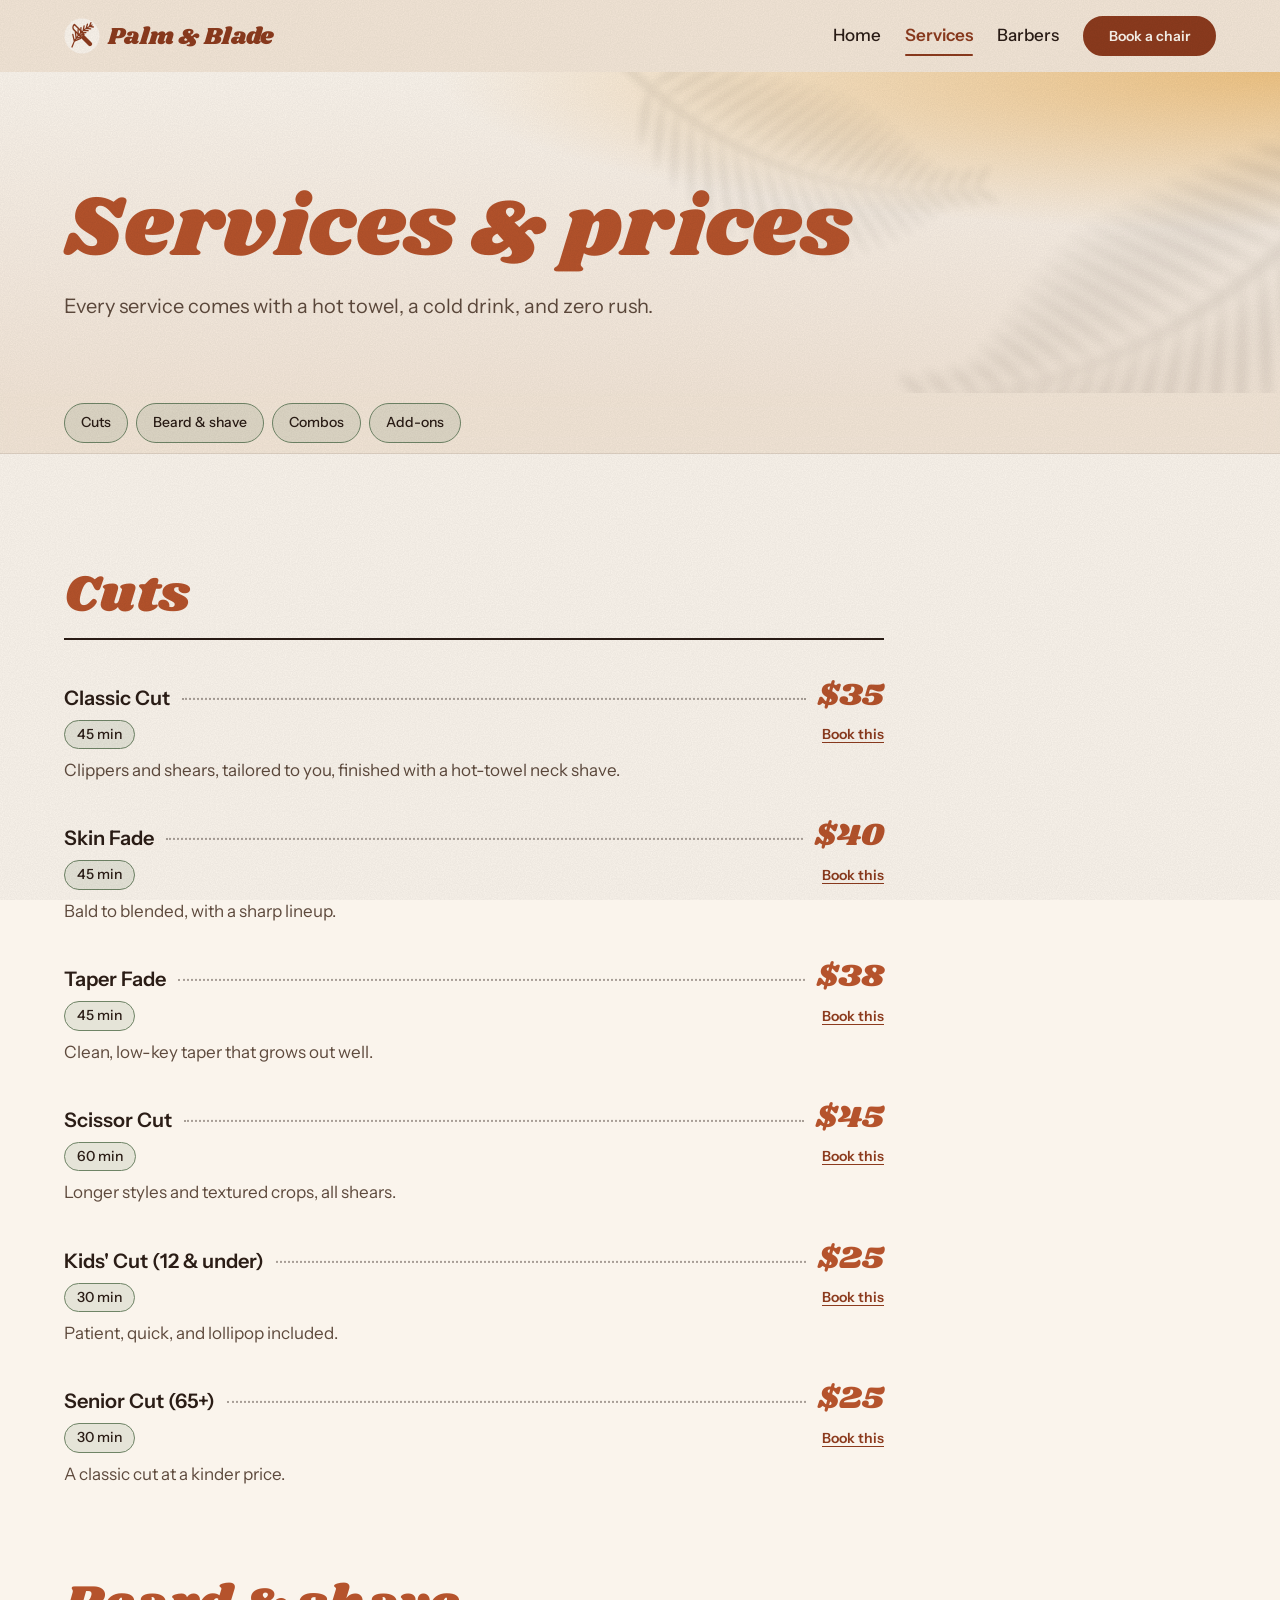
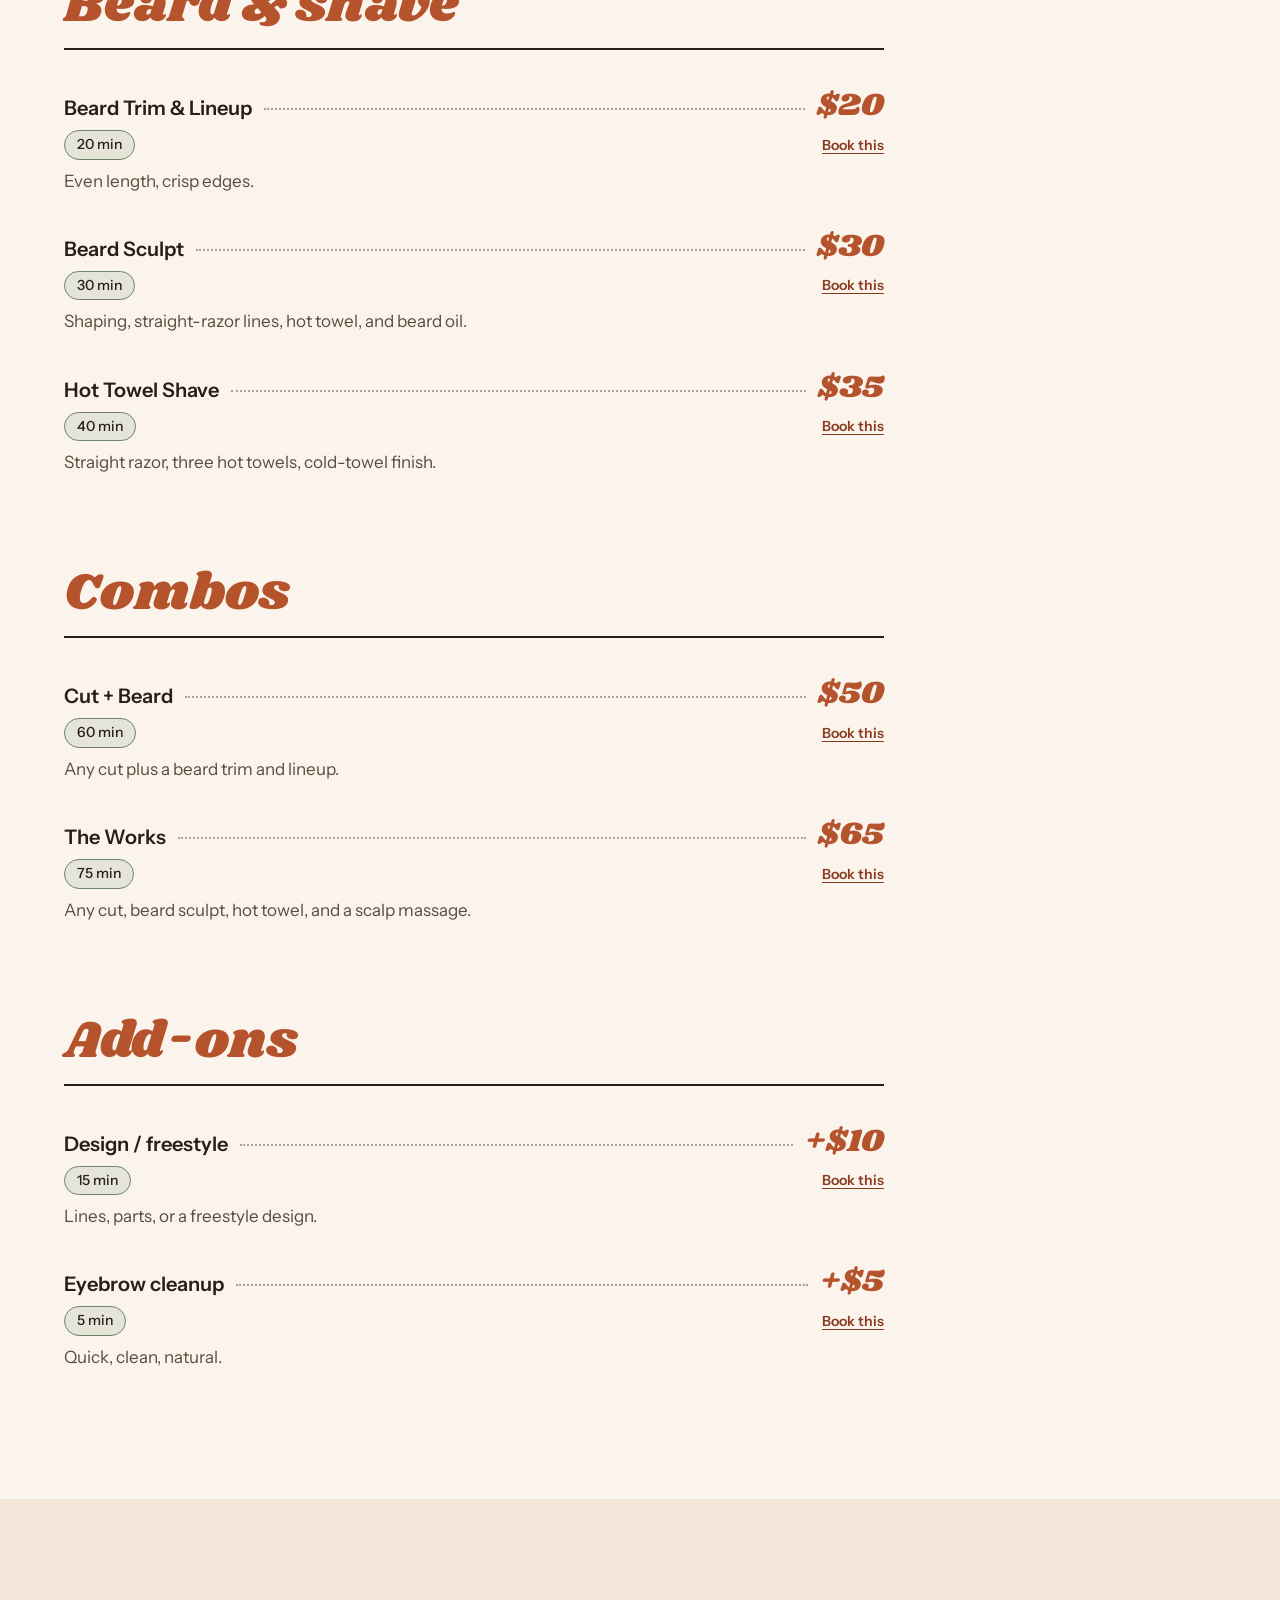
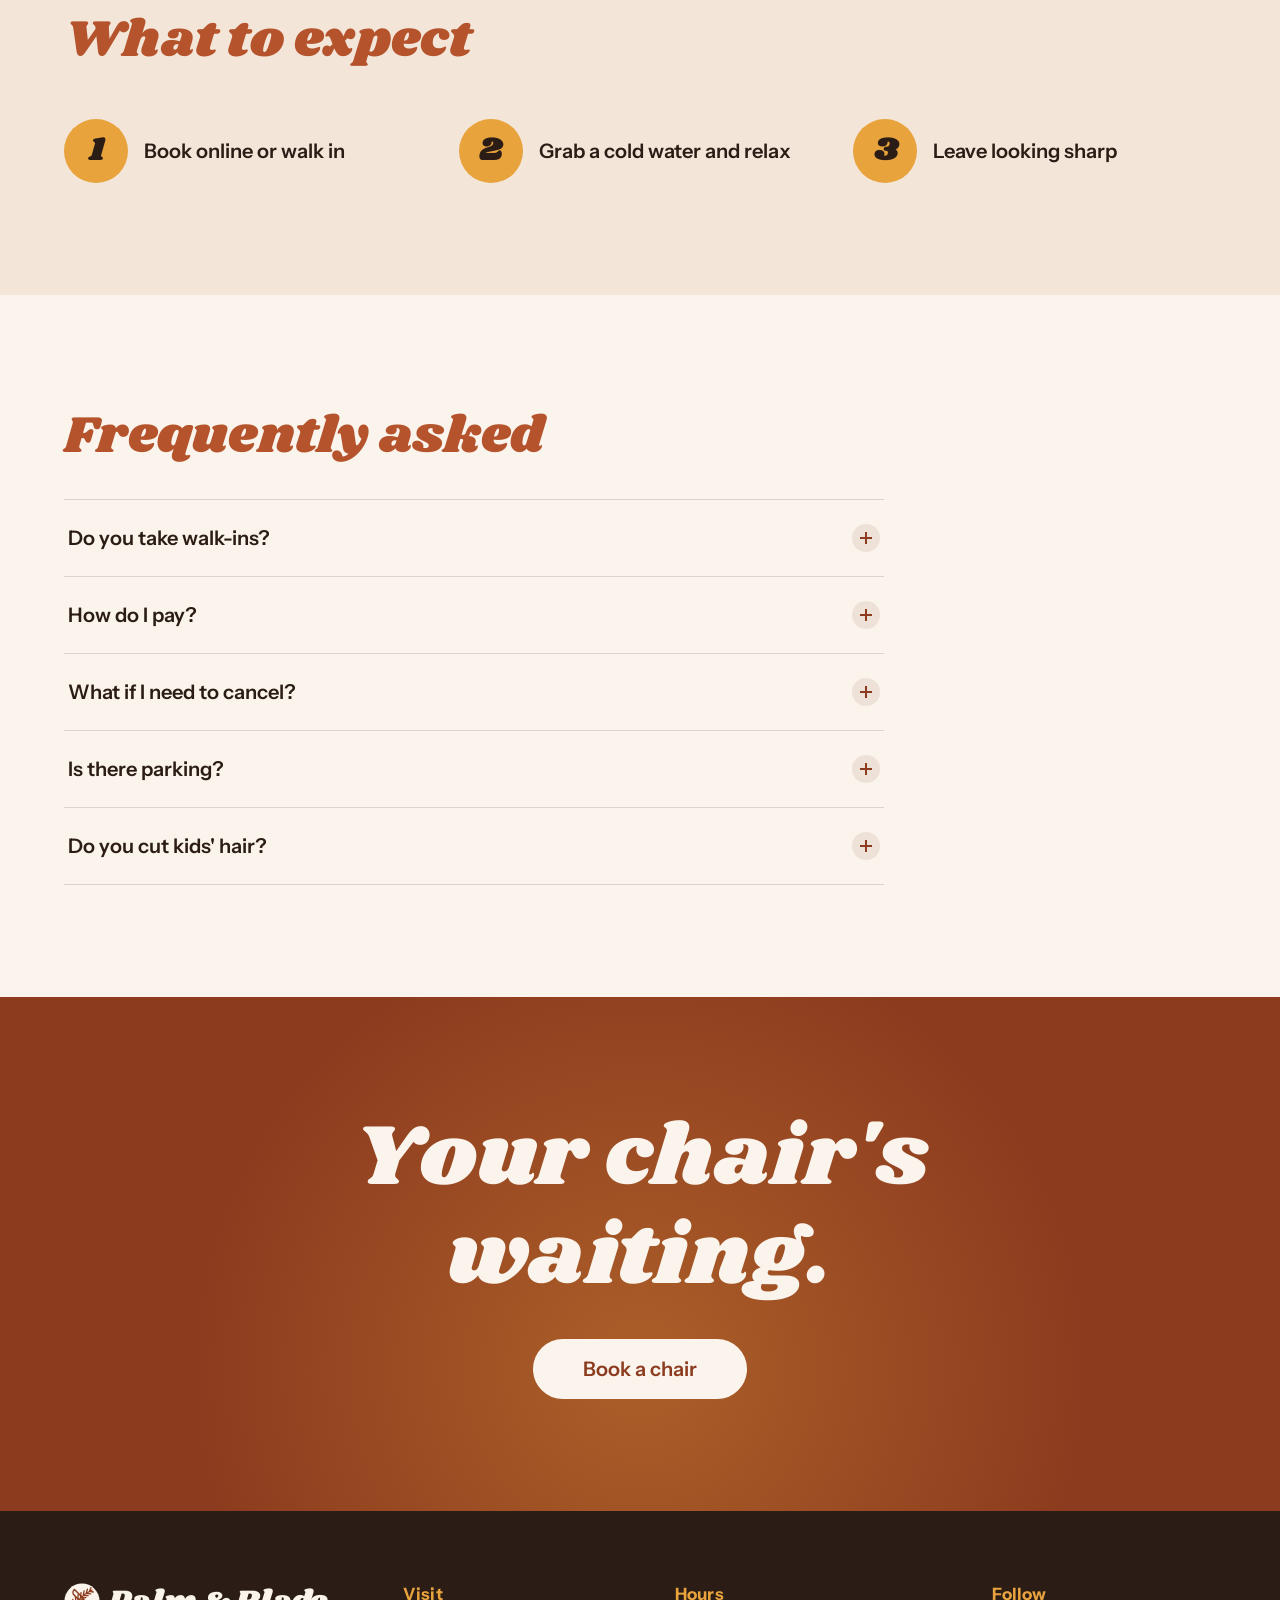
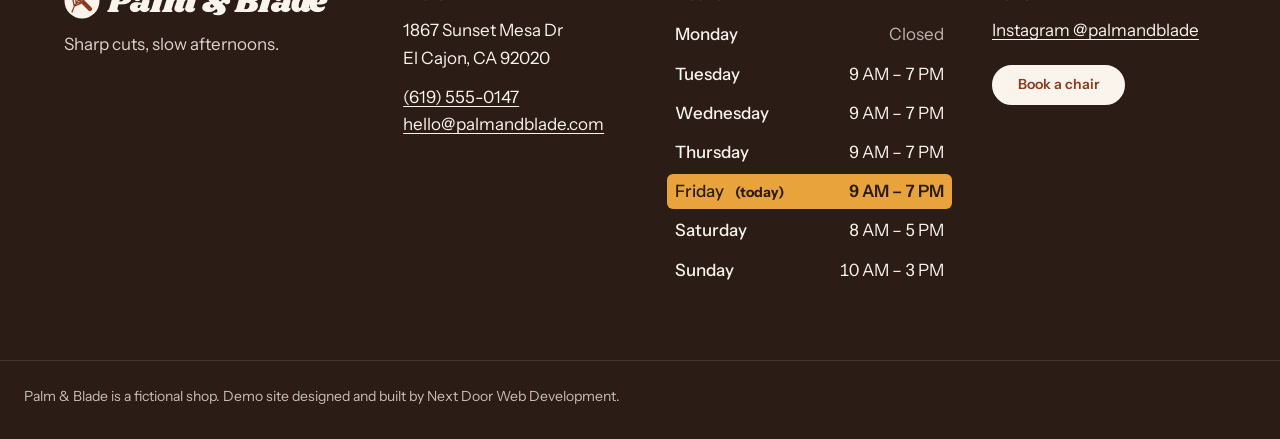
<file: services.html>
<!DOCTYPE html>
<html lang="en">
<head>
  <meta charset="UTF-8">
  <meta name="viewport" content="width=device-width, initial-scale=1">
  <meta name="robots" content="noindex, nofollow">
  <title>Services &amp; prices | Palm &amp; Blade Barbershop, El Cajon</title>
  <meta name="description" content="See our full menu of cuts, beard grooming, and combo services with transparent pricing. Every service includes a hot towel and zero rush.">
  <meta name="theme-color" content="#F3E6D8">
  <link rel="icon" href="assets/favicon.svg" type="image/svg+xml">
  <link rel="preconnect" href="https://fonts.googleapis.com">
  <link rel="preconnect" href="https://fonts.gstatic.com" crossorigin>
  <link href="https://fonts.googleapis.com/css2?family=Instrument+Sans:wght@400;500;600;700&family=Shrikhand&display=swap" rel="stylesheet">
  <link rel="stylesheet" href="css/tokens.css">
  <link rel="stylesheet" href="css/base.css">
  <link rel="stylesheet" href="css/components.css">
  <link rel="stylesheet" href="css/pages/services.css">
</head>
<body data-page="services">
  <a class="skip-link" href="#main">Skip to content</a>
  <header class="site-header" data-header>
    <div class="container site-header__inner">
      <a class="logo" href="index.html" aria-label="Palm & Blade home">
        <img class="logo__mark" src="assets/logo.svg" alt="" width="36" height="36">
        <span class="logo__text">Palm &amp; Blade</span>
      </a>
      <button class="nav-toggle" type="button" aria-expanded="false" aria-controls="site-nav" data-nav-toggle>
        <span class="sr-only">Open menu</span>
        <span class="nav-toggle__bar"></span>
        <span class="nav-toggle__bar"></span>
      </button>
      <nav id="site-nav" class="site-nav" data-nav aria-label="Main">
        <ul class="site-nav__list">
          <li><a class="site-nav__link" href="index.html" data-nav-link="home">Home</a></li>
          <li><a class="site-nav__link" href="services.html" data-nav-link="services">Services</a></li>
          <li><a class="site-nav__link" href="barbers.html" data-nav-link="barbers">Barbers</a></li>
          <li><a class="btn btn--primary btn--sm" href="book.html" data-nav-link="book">Book a chair</a></li>
        </ul>
      </nav>
    </div>
  </header>
  <main id="main">
    <section class="page-hero">
      <div class="container">
        <h1>Services &amp; prices</h1>
        <p class="page-hero__lead">Every service comes with a hot towel, a cold drink, and zero rush.</p>
      </div>
    </section>

    <div class="services-nav">
      <div class="container">
        <nav class="services-nav__list" aria-label="Service categories" data-services-nav>
          <a class="chip services-nav__link" href="#cuts" data-category="cuts">Cuts</a>
          <a class="chip services-nav__link" href="#beard" data-category="beard">Beard &amp; shave</a>
          <a class="chip services-nav__link" href="#combos" data-category="combos">Combos</a>
          <a class="chip services-nav__link" href="#addons" data-category="addons">Add-ons</a>
        </nav>
      </div>
    </div>

    <section class="services-menu section section--light" aria-label="Menu">
      <div class="container">
        <div class="services-menu__categories" data-services-menu></div>
      </div>
    </section>

    <section class="what-to-expect section section--stucco">
      <div class="container">
        <h2>What to expect</h2>
        <ol class="what-to-expect__steps">
          <li class="what-to-expect__step">
            <span class="what-to-expect__number">1</span>
            <span>Book online or walk in</span>
          </li>
          <li class="what-to-expect__step">
            <span class="what-to-expect__number">2</span>
            <span>Grab a cold water and relax</span>
          </li>
          <li class="what-to-expect__step">
            <span class="what-to-expect__number">3</span>
            <span>Leave looking sharp</span>
          </li>
        </ol>
      </div>
    </section>

    <section class="services-faq section section--light">
      <div class="container">
        <h2>Frequently asked</h2>
        <div class="services-faq__list" data-services-faq></div>
      </div>
    </section>

    <section class="cta-band">
      <div class="container">
        <h2>Your chair's waiting.</h2>
        <a class="btn btn--light btn--lg" href="book.html">Book a chair</a>
      </div>
    </section>
  </main>
  <footer class="site-footer">
    <div class="container site-footer__grid">
      <div class="site-footer__brand">
        <a class="logo logo--light" href="index.html">
          <img class="logo__mark" src="assets/logo.svg" alt="" width="36" height="36">
          <span class="logo__text">Palm &amp; Blade</span>
        </a>
        <p>Sharp cuts, slow afternoons.</p>
      </div>
      <div>
        <h2 class="site-footer__heading">Visit</h2>
        <address>1867 Sunset Mesa Dr<br>El Cajon, CA 92020</address>
        <p><a href="tel:+16195550147">(619) 555-0147</a><br>
           <a href="mailto:hello@palmandblade.com">hello@palmandblade.com</a></p>
      </div>
      <div>
        <h2 class="site-footer__heading">Hours</h2>
        <ul class="hours-list" data-hours-list></ul>
      </div>
      <div>
        <h2 class="site-footer__heading">Follow</h2>
        <p><a href="#">Instagram @palmandblade</a></p>
        <a class="btn btn--light btn--sm" href="book.html">Book a chair</a>
      </div>
    </div>
    <p class="site-footer__demo container">Palm &amp; Blade is a fictional shop. Demo site designed and built by Next Door Web Development.</p>
  </footer>
  <script type="module" src="js/main.js"></script>
  <script type="module" src="js/pages/services.js"></script>
</body>
</html>
</file>
<file: css/tokens.css>
/* Palm & Blade design tokens (PRD Section 4). Tokens only, no selectors besides :root. */
:root {
  /* Color (4.2) */
  --color-stucco: #F3E6D8;
  --color-stucco-light: #FAF4EC;
  --color-adobe: #B5532C;
  --color-rust: #8C3B1E;
  --color-agave: #6F8466;
  --color-sky: #9DB8C4;
  --color-marigold: #E8A33D;
  --color-mesquite: #2B1D16;
  --color-mesquite-soft: #5E4A3D;

  /* Tints (derived from the palette above; use instead of raw rgba in page CSS) */
  --color-mesquite-a10: rgba(43, 29, 22, 0.10);
  --color-mesquite-a15: rgba(43, 29, 22, 0.15);
  --color-mesquite-a40: rgba(43, 29, 22, 0.40);
  --color-mesquite-a70: rgba(43, 29, 22, 0.70);
  --color-stucco-a85: rgba(243, 230, 216, 0.85);
  --color-stucco-light-a15: rgba(250, 244, 236, 0.15);
  --color-rust-a10: rgba(140, 59, 30, 0.10);
  --color-rust-a25: rgba(140, 59, 30, 0.25);
  --color-adobe-a50: rgba(181, 83, 44, 0.50);
  --color-marigold-a35: rgba(232, 163, 61, 0.35);
  --color-marigold-a60: rgba(232, 163, 61, 0.60);
  --color-agave-a15: rgba(111, 132, 102, 0.15);

  /* Golden-hour gradient (Section 7.1) */
  --gradient-golden: linear-gradient(160deg, var(--color-marigold-a35) 0%, var(--color-adobe-a50) 100%);

  /* Soft palm frond silhouette (blur baked in), used as a CSS mask; fill comes from background-color */
  --palm-frond: url("data:image/svg+xml,%3Csvg xmlns='http://www.w3.org/2000/svg' viewBox='-12 -12 234 234'%3E%3Cfilter id='b'%3E%3CfeGaussianBlur stdDeviation='2.2'/%3E%3C/filter%3E%3Cpath filter='url(%23b)' d='M14.3 193.1L20.2 181.2L26.3 169.7L32.9 158.7L39.7 148.1L46.9 138L54.4 128.3L62.3 119.1L70.5 110.3L79.1 102L88 94.2L97.2 86.7L106.8 79.8L116.7 73.3L127 67.2L137.7 61.6L148.7 56.5L160 51.8L171.7 47.5L183.7 43.7L196.1 40.4L195.9 39.6L183.4 42.7L171.3 46.3L159.5 50.4L148 54.9L136.8 59.9L126 65.3L115.5 71.3L105.4 77.7L95.5 84.5L86 91.8L76.9 99.6L68.1 107.9L59.6 116.6L51.4 125.8L43.6 135.5L36.1 145.7L29 156.3L22.2 167.3L15.8 178.9L9.7 190.9ZM24.3 168.5Q40.4 178.3 61.7 173.8Q41.9 167.6 24.3 168.5ZM24.3 168.5Q21 153 6.4 135.2Q11.5 158.1 24.3 168.5ZM29.8 159.2Q49 169.7 74.3 166.5Q50.7 159.2 29.8 159.2ZM29.8 159.2Q26 140.6 10.6 118.5Q16.4 145.2 29.8 159.2ZM35.6 150.3Q57.4 161.6 86.2 159.6Q59.3 151.3 35.6 150.3ZM35.6 150.3Q31.7 128.9 16 102.7Q22 132.8 35.6 150.3ZM41.6 141.6Q65.7 153.9 97.4 153.2Q67.8 143.8 41.6 141.6ZM41.6 141.6Q38 117.8 22.8 87.9Q28.3 121.2 41.6 141.6ZM47.9 133.3Q73.6 146.4 107.6 147.1Q75.9 136.6 47.9 133.3ZM47.9 133.3Q45.1 107.4 30.8 74.5Q35.3 110.2 47.9 133.3ZM54.4 125.3Q81.3 139.3 116.9 141.3Q83.8 129.7 54.4 125.3ZM54.4 125.3Q52.7 97.9 39.8 62.5Q43 100.2 54.4 125.3ZM61.2 117.6Q88.7 132.5 125.2 135.7Q91.3 123 61.2 117.6ZM61.2 117.6Q60.8 89.3 49.6 52Q51.2 91 61.2 117.6ZM68.1 110.3Q95.7 125.8 132.6 130.1Q98.6 116.6 68.1 110.3ZM68.1 110.3Q69.4 81.5 60.2 43.3Q59.8 82.7 68.1 110.3ZM75.4 103.2Q102.5 119.3 139 124.6Q105.5 110.4 75.4 103.2ZM75.4 103.2Q78.2 74.8 71.3 36.2Q68.8 75.4 75.4 103.2ZM82.8 96.5Q109 113 144.6 119Q112.2 104.3 82.8 96.5ZM82.8 96.5Q87.4 68.9 82.6 30.8Q78.1 69 82.8 96.5ZM90.5 90.1Q115.4 106.8 149.4 113.2Q118.7 98.3 90.5 90.1ZM90.5 90.1Q96.6 63.9 93.9 26.9Q87.5 63.5 90.5 90.1ZM98.5 84.1Q121.5 100.7 153.6 107.3Q125 92.4 98.5 84.1ZM98.5 84.1Q105.9 59.8 105.1 24.6Q97 58.8 98.5 84.1ZM106.6 78.3Q127.6 94.6 157.3 101.2Q131.3 86.6 106.6 78.3ZM106.6 78.3Q115.2 56.4 115.9 23.5Q106.5 54.9 106.6 78.3ZM115.1 72.9Q133.7 88.7 160.7 94.9Q137.4 80.9 115.1 72.9ZM115.1 72.9Q124.3 53.7 126.3 23.6Q115.9 51.8 115.1 72.9ZM123.7 67.8Q139.8 82.8 163.8 88.3Q143.7 75.3 123.7 67.8ZM123.7 67.8Q133.4 51.5 136.2 24.6Q125.3 49.2 123.7 67.8ZM132.6 63.1Q146.1 77.1 167 81.7Q150 69.8 132.6 63.1ZM132.6 63.1Q142.3 49.9 145.6 26.2Q134.5 47.1 132.6 63.1ZM141.7 58.6Q152.6 71.5 170.2 74.9Q156.6 64.4 141.7 58.6ZM141.7 58.6Q151.2 48.5 154.3 28.3Q143.7 45.4 141.7 58.6ZM151.1 54.5Q159.3 66.1 173.8 68.2Q163.4 59.3 151.1 54.5ZM151.1 54.5Q159.9 47.5 162.6 30.6Q152.7 44 151.1 54.5ZM160.7 50.7Q166.3 60.9 177.8 61.5Q170.5 54.3 160.7 50.7ZM160.7 50.7Q168.5 46.6 170.5 33Q161.7 42.8 160.7 50.7ZM170.6 47.2Q175.2 56.9 185.6 57.2Q179.4 50.5 170.6 47.2ZM170.6 47.2Q178.1 44.3 180.1 31.9Q171.6 40.3 170.6 47.2ZM180.7 44.1Q185.2 53.7 195.5 54.3Q189.4 47.6 180.7 44.1ZM180.7 44.1Q188.3 41.5 190.9 29.3Q182.2 37.3 180.7 44.1ZM191 41.2Q195.4 50.9 205.6 51.8Q199.7 45 191 41.2ZM191 41.2Q198.8 39.1 202 27Q193.1 34.6 191 41.2Z'/%3E%3C/svg%3E");

  /* Fonts (4.3) */
  --font-display: 'Shrikhand', 'Georgia', serif;
  --font-body: 'Instrument Sans', system-ui, -apple-system, 'Segoe UI', Roboto, sans-serif;

  /* Type scale (4.3) */
  --text-sm: 0.875rem;
  --text-base: 1.0625rem;
  --text-lg: 1.25rem;
  --text-xl: clamp(1.5rem, 1.2rem + 1.2vw, 2rem);
  --text-2xl: clamp(2rem, 1.5rem + 2.5vw, 3.25rem);
  --text-3xl: clamp(2.75rem, 1.8rem + 4.5vw, 5.5rem);

  --leading-body: 1.6;
  --leading-tight: 1.05;
  --leading-heading: 1.15;
  --measure: 65ch;

  /* Spacing (4.4) */
  --space-1: 0.25rem;
  --space-2: 0.5rem;
  --space-3: 0.75rem;
  --space-4: 1rem;
  --space-5: 1.5rem;
  --space-6: 2rem;
  --space-7: 3rem;
  --space-8: 4.5rem;
  --space-9: 7rem;

  /* Radius */
  --radius-sm: 6px;
  --radius-md: 14px;
  --radius-pill: 999px;

  /* Shadow */
  --shadow-warm: 0 12px 32px -8px rgba(140, 59, 30, 0.22);
  --shadow-lift: 0 20px 44px -12px rgba(43, 29, 22, 0.30);

  /* Motion */
  --ease-out: cubic-bezier(0.22, 1, 0.36, 1);
  --ease-spring: cubic-bezier(0.34, 1.56, 0.64, 1);
  --dur-fast: 180ms;
  --dur-med: 450ms;
  --dur-slow: 900ms;

  /* Layout */
  --container: 1200px;
  --header-h: 72px;
}
</file>
<file: css/base.css>
/* Palm & Blade base: reset, typography, global elements, grain, reveals, view transitions.
   Owner: Claude Code. Values come from tokens.css only. */

/* ---------- Page transitions (4.5) ---------- */
@view-transition {
  navigation: auto;
}

@media (prefers-reduced-motion: reduce) {
  @view-transition {
    navigation: none;
  }
}

::view-transition-old(root),
::view-transition-new(root) {
  animation-duration: var(--dur-med);
  animation-timing-function: var(--ease-out);
}

/* The header stays put while the page underneath crossfades */
.site-header {
  view-transition-name: site-header;
}

/* ---------- Reset ---------- */
*,
*::before,
*::after {
  box-sizing: border-box;
}

* {
  margin: 0;
}

html {
  -webkit-text-size-adjust: 100%;
  text-size-adjust: 100%;
  scroll-padding-top: calc(var(--header-h) + var(--space-4));
  /* Lets <details> animate to auto height in supporting browsers */
  interpolate-size: allow-keywords;
}

@media (prefers-reduced-motion: no-preference) {
  html {
    scroll-behavior: smooth;
  }
}

body {
  min-height: 100vh;
  min-height: 100dvh;
  background-color: var(--color-stucco);
  color: var(--color-mesquite);
  font-family: var(--font-body);
  font-size: var(--text-base);
  font-weight: 400;
  line-height: var(--leading-body);
  -webkit-font-smoothing: antialiased;
  -moz-osx-font-smoothing: grayscale;
  text-rendering: optimizeLegibility;
  overflow-x: clip;
}

/* The hidden attribute always wins over component display rules */
[hidden] {
  display: none !important;
}

img,
picture,
svg,
video,
canvas {
  display: block;
  max-width: 100%;
}

img {
  height: auto;
  /* Placeholder colour while photos are missing or loading (Section 8) */
  background-color: var(--color-stucco-light);
  font-size: var(--text-sm);
  color: var(--color-mesquite-soft);
}

input,
button,
textarea,
select {
  font: inherit;
  color: inherit;
}

button {
  cursor: pointer;
}

p,
h1,
h2,
h3,
h4,
h5,
h6 {
  overflow-wrap: break-word;
}

ul[role="list"],
ol[role="list"] {
  list-style: none;
  padding: 0;
}

/* ---------- Typography ---------- */
h1,
h2 {
  font-family: var(--font-display);
  font-weight: 400;
  line-height: var(--leading-tight);
  color: var(--color-adobe);
  letter-spacing: 0.005em;
  text-wrap: balance;
}

h1 {
  font-size: var(--text-3xl);
}

h2 {
  font-size: var(--text-2xl);
  line-height: var(--leading-heading);
}

h3,
h4 {
  font-family: var(--font-body);
  font-weight: 600;
  line-height: var(--leading-heading);
  color: var(--color-mesquite);
  text-wrap: balance;
}

h3 {
  font-size: var(--text-lg);
}

h4 {
  font-size: var(--text-base);
}

p {
  max-width: var(--measure);
  text-wrap: pretty;
}

a {
  color: var(--color-rust);
  text-decoration-thickness: 1px;
  text-underline-offset: 0.18em;
  transition: color var(--dur-fast) var(--ease-out), text-decoration-color var(--dur-fast) var(--ease-out);
}

a:hover {
  text-decoration-thickness: 2px;
}

strong,
b {
  font-weight: 600;
}

address {
  font-style: normal;
}

::selection {
  background-color: var(--color-marigold);
  color: var(--color-mesquite);
}

/* ---------- Focus ---------- */
:focus {
  outline: none;
}

:focus-visible {
  outline: 3px solid var(--color-rust);
  outline-offset: 3px;
  border-radius: var(--radius-sm);
}

/* ---------- Film grain (4.5) ---------- */
body::after {
  content: "";
  position: fixed;
  inset: 0;
  z-index: 1000;
  pointer-events: none;
  opacity: 0.05;
  background-image: url("data:image/svg+xml,%3Csvg xmlns='http://www.w3.org/2000/svg' width='180' height='180'%3E%3Cfilter id='n'%3E%3CfeTurbulence type='fractalNoise' baseFrequency='0.85' numOctaves='3' stitchTiles='stitch'/%3E%3CfeColorMatrix values='0 0 0 0 0 0 0 0 0 0 0 0 0 0 0 0 0 0 1.4 0'/%3E%3C/filter%3E%3Crect width='100%25' height='100%25' filter='url(%23n)'/%3E%3C/svg%3E");
  background-size: 180px 180px;
}

/* ---------- Scroll reveals (5.3 shared behaviors) ----------
   Hidden states are scoped under .js and no-preference motion, so content is
   always visible without JS or with reduced motion. */
@media (prefers-reduced-motion: no-preference) {
  .js [data-reveal],
  .js [data-reveal-stagger] > * {
    opacity: 0;
    transform: translate3d(0, 28px, 0);
    transition:
      opacity var(--dur-slow) var(--ease-out),
      transform var(--dur-slow) var(--ease-out),
      clip-path var(--dur-slow) var(--ease-out);
    transition-delay: var(--reveal-delay, 0ms);
  }

  .js [data-reveal="left"] {
    transform: translate3d(-40px, 0, 0);
  }

  .js [data-reveal="right"] {
    transform: translate3d(40px, 0, 0);
  }

  .js [data-reveal="scale"] {
    transform: scale(0.92);
  }

  .js [data-reveal="arch"] {
    opacity: 1;
    transform: none;
    clip-path: inset(100% 0 0 0);
    transition-duration: 1200ms;
  }

  .js [data-reveal].is-revealed,
  .js [data-reveal-stagger].is-revealed > * {
    opacity: 1;
    transform: none;
  }

  .js [data-reveal="arch"].is-revealed {
    clip-path: inset(0 0 0 0);
  }
}

/* While the mobile menu is open */
.nav-open {
  overflow: hidden;
}
</file>
<file: css/components.css>
/* Palm & Blade shared components (PRD Section 5.3).
   Owner: Claude Code. Page CSS may add page-scoped modifiers but must not redefine these. */

/* ==========================================================================
   Layout
   ========================================================================== */
.container {
  width: 100%;
  max-width: var(--container);
  margin-inline: auto;
  padding-inline: var(--space-5);
}

.section {
  position: relative;
  padding-block: var(--space-8);
}

@media (min-width: 1100px) {
  .section {
    padding-block: var(--space-9);
  }
}

.section--stucco {
  background-color: var(--color-stucco);
  color: var(--color-mesquite);
}

.section--light {
  background-color: var(--color-stucco-light);
  color: var(--color-mesquite);
}

.section--dark {
  background-color: var(--color-mesquite);
  color: var(--color-stucco-light);
}

.section--adobe {
  background-color: var(--color-rust);
  color: var(--color-stucco-light);
}

.section--dark :is(h1, h2),
.section--adobe :is(h1, h2) {
  color: var(--color-stucco-light);
}

.section--dark :is(h3, h4),
.section--adobe :is(h3, h4) {
  color: var(--color-stucco-light);
}

.section--dark a:not(.btn),
.section--adobe a:not(.btn) {
  color: var(--color-stucco-light);
}

.section--dark :focus-visible,
.section--adobe :focus-visible {
  outline-color: var(--color-marigold);
}

.lead {
  font-size: var(--text-lg);
  line-height: 1.5;
  color: var(--color-mesquite-soft);
  max-width: 52ch;
}

.section--dark .lead,
.section--adobe .lead {
  color: var(--color-stucco-light);
}

/* ==========================================================================
   Accessibility helpers
   ========================================================================== */
.sr-only {
  position: absolute !important;
  width: 1px;
  height: 1px;
  padding: 0;
  margin: -1px;
  overflow: hidden;
  clip: rect(0, 0, 0, 0);
  white-space: nowrap;
  border: 0;
}

.skip-link {
  position: absolute;
  top: var(--space-3);
  left: var(--space-3);
  z-index: 1100;
  padding: var(--space-3) var(--space-5);
  border-radius: var(--radius-pill);
  background-color: var(--color-mesquite);
  color: var(--color-stucco-light);
  font-weight: 600;
  text-decoration: none;
  transform: translateY(-200%);
  transition: transform var(--dur-fast) var(--ease-out);
}

.skip-link:focus,
.skip-link:focus-visible {
  transform: translateY(0);
  outline-color: var(--color-marigold);
}

/* ==========================================================================
   Buttons
   ========================================================================== */
.btn {
  --btn-bg: var(--color-rust);
  --btn-fg: var(--color-stucco-light);
  --btn-border: var(--color-rust);
  display: inline-flex;
  align-items: center;
  justify-content: center;
  gap: var(--space-2);
  min-height: 48px;
  padding: var(--space-3) var(--space-6);
  border: 2px solid var(--btn-border);
  border-radius: var(--radius-pill);
  background-color: var(--btn-bg);
  color: var(--btn-fg);
  font-family: var(--font-body);
  font-size: var(--text-base);
  font-weight: 600;
  line-height: 1.2;
  text-align: center;
  text-decoration: none;
  white-space: nowrap;
  cursor: pointer;
  -webkit-tap-highlight-color: transparent;
  transition:
    transform var(--dur-fast) var(--ease-out),
    box-shadow var(--dur-fast) var(--ease-out),
    background-color var(--dur-fast) var(--ease-out),
    color var(--dur-fast) var(--ease-out),
    border-color var(--dur-fast) var(--ease-out);
}

.btn:hover {
  text-decoration: none;
  transform: translateY(-2px);
  box-shadow: var(--shadow-warm);
}

.btn:active {
  transform: translateY(0);
  box-shadow: none;
}

.btn:focus-visible {
  border-radius: var(--radius-pill);
}

.btn--primary {
  --btn-bg: var(--color-rust);
  --btn-fg: var(--color-stucco-light);
  --btn-border: var(--color-rust);
}

.btn--primary:hover {
  --btn-bg: var(--color-mesquite);
  --btn-border: var(--color-mesquite);
}

.btn--ghost {
  --btn-bg: transparent;
  --btn-fg: var(--color-rust);
  --btn-border: currentColor;
}

.btn--ghost:hover {
  --btn-bg: var(--color-rust);
  --btn-fg: var(--color-stucco-light);
  --btn-border: var(--color-rust);
}

.section--dark .btn--ghost,
.section--adobe .btn--ghost {
  --btn-fg: var(--color-stucco-light);
}

.section--dark .btn--ghost:hover,
.section--adobe .btn--ghost:hover {
  --btn-bg: var(--color-stucco-light);
  --btn-fg: var(--color-mesquite);
  --btn-border: var(--color-stucco-light);
}

.btn--light {
  --btn-bg: var(--color-stucco-light);
  --btn-fg: var(--color-rust);
  --btn-border: var(--color-stucco-light);
}

.btn--light:hover {
  --btn-bg: var(--color-marigold);
  --btn-fg: var(--color-mesquite);
  --btn-border: var(--color-marigold);
  box-shadow: var(--shadow-lift);
}

.btn--sm {
  min-height: 40px;
  padding: var(--space-2) var(--space-5);
  font-size: var(--text-sm);
}

.btn--lg {
  min-height: 56px;
  padding: var(--space-4) var(--space-7);
  font-size: var(--text-lg);
}

.btn:disabled,
.btn[aria-disabled="true"] {
  opacity: 0.45;
  cursor: not-allowed;
  transform: none;
  box-shadow: none;
}

/* ==========================================================================
   Card, chip, stars
   ========================================================================== */
.card {
  background-color: var(--color-stucco-light);
  color: var(--color-mesquite);
  border-radius: var(--radius-md);
  box-shadow: var(--shadow-warm);
}

.chip {
  display: inline-flex;
  align-items: center;
  gap: var(--space-1);
  padding: var(--space-1) var(--space-3);
  border: 1px solid var(--color-agave);
  border-radius: var(--radius-pill);
  background-color: var(--color-agave-a15);
  color: var(--color-mesquite);
  font-size: var(--text-sm);
  font-weight: 500;
  line-height: 1.4;
  text-decoration: none;
  white-space: nowrap;
}

a.chip,
button.chip {
  cursor: pointer;
  transition: background-color var(--dur-fast) var(--ease-out), color var(--dur-fast) var(--ease-out), border-color var(--dur-fast) var(--ease-out);
}

a.chip:hover,
button.chip:hover {
  background-color: var(--color-agave);
  color: var(--color-stucco-light);
}

button.chip {
  border-width: 1px;
}

.chip[aria-pressed="true"],
.chip[aria-current="true"],
.chip.is-active {
  background-color: var(--color-mesquite);
  border-color: var(--color-mesquite);
  color: var(--color-stucco-light);
}

.section--dark .chip {
  color: var(--color-stucco-light);
  background-color: var(--color-stucco-light-a15);
}

.section--dark a.chip:hover,
.section--dark button.chip:hover {
  background-color: var(--color-stucco-light);
  border-color: var(--color-stucco-light);
  color: var(--color-mesquite);
}

.section--dark .chip[aria-pressed="true"],
.section--dark .chip[aria-current="true"],
.section--dark .chip.is-active {
  background-color: var(--color-marigold);
  border-color: var(--color-marigold);
  color: var(--color-mesquite);
}

.section--dark .chip:focus-visible {
  border-radius: var(--radius-pill);
}

/* Usage: <span class="stars" role="img" aria-label="5 out of 5 stars"></span> */
.stars {
  display: inline-flex;
  gap: 0.1em;
  color: var(--color-marigold);
  font-size: var(--text-lg);
  line-height: 1;
  letter-spacing: 0.08em;
}

.stars::before {
  content: "\2605\2605\2605\2605\2605";
}

/* If markup already contains star glyphs or SVGs, don't double up */
.stars:not(:empty)::before {
  content: none;
}

.stars > svg {
  width: 1em;
  height: 1em;
  fill: currentColor;
}

/* ==========================================================================
   Arch frame
   Usage: <div class="arch"><img src="..." alt="..." width="900" height="1200"></div>
   Set --arch-ratio on the wrapper to change the shape (default 4 / 5).
   ========================================================================== */
.arch {
  position: relative;
  overflow: hidden;
  aspect-ratio: var(--arch-ratio, 4 / 5);
  /* Huge top radii collapse to a perfect semicircle; bottom corners stay soft */
  border-radius: 999px 999px var(--radius-md) var(--radius-md);
  background-color: var(--color-stucco-light);
  isolation: isolate;
}

.arch > img,
.arch > picture,
.arch > picture > img {
  width: 100%;
  height: 100%;
  object-fit: cover;
}

/* Thin inset line, like plaster trim around a mission window */
.arch::after {
  content: "";
  position: absolute;
  inset: var(--space-2);
  border: 1px solid var(--color-stucco-light);
  border-radius: inherit;
  opacity: 0.55;
  pointer-events: none;
}

/* ==========================================================================
   Wave divider
   Place between two sections that change background colour. The wave is
   filled with the colour of the section BELOW; the divider background is the
   section ABOVE. Pick the colours with the modifiers.

   <div class="divider-wave divider-wave--to-dark" aria-hidden="true">
     <svg viewBox="0 0 1440 80" preserveAspectRatio="none" focusable="false">
       <path d="M0 48 C 240 8 480 8 720 40 S 1200 80 1440 32 V 80 H 0 Z"/>
     </svg>
   </div>

   Background (above):  --from-stucco (default) / --from-light / --from-dark / --from-adobe
   Fill (below):        --to-stucco / --to-light (default) / --to-dark / --to-adobe
   .divider-wave--flip  flips vertically (wave hangs down from the section above);
                        keep --from/--to meaning above/below, colours swap automatically.
   ========================================================================== */
.divider-wave {
  --wave-from: var(--color-stucco);
  --wave-to: var(--color-stucco-light);
  display: block;
  position: relative;
  z-index: 1;
  height: clamp(36px, 6vw, 80px);
  margin-block: -1px;
  background-color: var(--wave-from);
  color: var(--wave-to);
  line-height: 0;
  pointer-events: none;
}

.divider-wave > svg {
  width: 100%;
  height: 100%;
  fill: currentColor;
}

.divider-wave--flip > svg {
  transform: scaleY(-1);
}

.divider-wave--from-stucco { --wave-from: var(--color-stucco); }
.divider-wave--from-light  { --wave-from: var(--color-stucco-light); }
.divider-wave--from-dark   { --wave-from: var(--color-mesquite); }
.divider-wave--from-adobe  { --wave-from: var(--color-rust); }
.divider-wave--to-stucco   { --wave-to: var(--color-stucco); }
.divider-wave--to-light    { --wave-to: var(--color-stucco-light); }
.divider-wave--to-dark     { --wave-to: var(--color-mesquite); }
.divider-wave--to-adobe    { --wave-to: var(--color-rust); }

.divider-wave--flip {
  background-color: var(--wave-to);
  color: var(--wave-from);
}

/* ==========================================================================
   Sticker badge
   <div class="sticker"><span class="sticker__text">Walk-ins welcome ✦ El Cajon ✦ Since 2014 ✦</span></div>
   main.js wraps the text around the edge with an SVG textPath and keeps a
   screen-reader copy. Optional: <span class="sticker__center">…</span> (e.g. an icon).
   Set --sticker-size to resize (default 132px).
   ========================================================================== */
.sticker {
  --sticker-size: 132px;
  position: relative;
  display: grid;
  place-items: center;
  width: var(--sticker-size);
  height: var(--sticker-size);
  border-radius: 50%;
  background-color: var(--color-marigold);
  color: var(--color-mesquite);
  box-shadow: var(--shadow-warm);
  text-align: center;
  font-size: var(--text-sm);
  font-weight: 700;
  line-height: 1.2;
  user-select: none;
}

/* Fallback (no JS): plain text inside the circle */
.sticker__text {
  padding: var(--space-4);
}

.sticker__ring {
  position: absolute;
  inset: 0;
  width: 100%;
  height: 100%;
  overflow: visible;
}

.sticker__ring text {
  fill: currentColor;
  font-family: var(--font-body);
  font-size: 11.5px;
  font-weight: 700;
  letter-spacing: 0.06em;
}

.sticker__center {
  position: relative;
  display: grid;
  place-items: center;
  width: 42%;
  height: 42%;
  border-radius: 50%;
  background-color: var(--color-rust);
  color: var(--color-stucco-light);
}

.sticker__center svg {
  width: 60%;
  height: 60%;
}

.sticker.is-enhanced {
  border: 2px dashed var(--color-rust-a25);
}

@media (prefers-reduced-motion: no-preference) {
  .sticker.is-enhanced .sticker__ring {
    animation: sticker-spin 22s linear infinite;
  }
}

@keyframes sticker-spin {
  to {
    transform: rotate(360deg);
  }
}

/* ==========================================================================
   Page hero (Services, Barbers, Book, 404)
   ========================================================================== */
.page-hero {
  position: relative;
  overflow: hidden;
  padding-block: var(--space-8) var(--space-7);
  background:
    radial-gradient(120% 90% at 100% 0%, var(--color-marigold-a60) 0%, transparent 55%),
    linear-gradient(180deg, var(--color-stucco-light) 0%, var(--color-stucco) 100%);
  isolation: isolate;
}

@media (min-width: 1100px) {
  .page-hero {
    padding-block: var(--space-9) var(--space-8);
  }
}

/* Palm shadow, falling across the top-right corner */
.page-hero::before,
.page-hero::after {
  content: "";
  position: absolute;
  z-index: -1;
  pointer-events: none;
  background-color: var(--color-mesquite);
  -webkit-mask: var(--palm-frond) center / contain no-repeat;
  mask: var(--palm-frond) center / contain no-repeat;
  opacity: 0.11;
  transform-origin: 50% 50%;
}

/* Rotated ~180° so the frond hangs from the top-right corner */
.page-hero::before {
  top: -22%;
  right: -12%;
  width: min(85vw, 560px);
  aspect-ratio: 1;
  transform: rotate(-172deg);
}

.page-hero::after {
  top: -38%;
  right: 22%;
  width: min(55vw, 380px);
  aspect-ratio: 1;
  opacity: 0.08;
  transform: rotate(160deg) scaleX(-1);
}

@media (prefers-reduced-motion: no-preference) {
  .page-hero::before {
    animation: page-hero-sway-a 11s ease-in-out infinite alternate;
  }

  .page-hero::after {
    animation: page-hero-sway-b 13s ease-in-out infinite alternate;
  }
}

@keyframes page-hero-sway-a {
  from { transform: rotate(-175deg); }
  to   { transform: rotate(-167deg); }
}

@keyframes page-hero-sway-b {
  from { transform: rotate(163deg) scaleX(-1); }
  to   { transform: rotate(155deg) scaleX(-1); }
}

.page-hero h1 {
  max-width: 16ch;
}

.page-hero__lead {
  margin-top: var(--space-4);
  font-size: var(--text-lg);
  line-height: 1.5;
  color: var(--color-mesquite-soft);
  max-width: 48ch;
}

/* ==========================================================================
   CTA band
   ========================================================================== */
.cta-band {
  position: relative;
  overflow: hidden;
  padding-block: var(--space-8);
  background-color: var(--color-rust);
  color: var(--color-stucco-light);
  text-align: center;
  isolation: isolate;
}

@media (min-width: 1100px) {
  .cta-band {
    padding-block: var(--space-9);
  }
}

/* Low sun glow behind the heading */
.cta-band::before {
  content: "";
  position: absolute;
  z-index: -1;
  left: 50%;
  bottom: -60%;
  width: min(120vw, 900px);
  aspect-ratio: 1;
  border-radius: 50%;
  background: radial-gradient(closest-side, var(--color-marigold-a35), transparent);
  transform: translateX(-50%);
  pointer-events: none;
}

.cta-band .container {
  display: grid;
  justify-items: center;
  gap: var(--space-6);
}

.cta-band h2 {
  color: var(--color-stucco-light);
  font-size: var(--text-3xl);
  max-width: 14ch;
}

.cta-band :focus-visible {
  outline-color: var(--color-marigold);
}

/* ==========================================================================
   Accordion
   Either <details class="accordion"> or a wrapper .accordion around several
   <details>. Optional inner classes: .accordion__summary / .accordion__content.
   ========================================================================== */
.accordion:is(details),
.accordion > details {
  border-bottom: 1px solid var(--color-mesquite-a15);
}

.accordion:is(details):first-of-type,
.accordion > details:first-of-type {
  border-top: 1px solid var(--color-mesquite-a15);
}

.accordion summary {
  position: relative;
  display: flex;
  align-items: center;
  justify-content: space-between;
  gap: var(--space-4);
  padding: var(--space-5) var(--space-1);
  font-size: var(--text-lg);
  font-weight: 600;
  line-height: 1.3;
  list-style: none;
  cursor: pointer;
  border-radius: var(--radius-sm);
  transition: color var(--dur-fast) var(--ease-out);
}

.accordion summary::-webkit-details-marker {
  display: none;
}

.accordion summary:hover {
  color: var(--color-rust);
}

/* Plus that turns into a minus */
.accordion summary::after {
  content: "";
  flex: none;
  width: 28px;
  height: 28px;
  border-radius: 50%;
  background:
    linear-gradient(currentColor, currentColor) center / 12px 2px no-repeat,
    linear-gradient(currentColor, currentColor) center / 2px 12px no-repeat,
    var(--color-rust-a10);
  color: var(--color-rust);
  transition: transform var(--dur-med) var(--ease-spring), background-size var(--dur-med) var(--ease-out);
}

.accordion details[open] > summary::after,
details.accordion[open] > summary::after {
  transform: rotate(180deg);
  background-size: 12px 2px, 2px 0, auto;
}

.accordion summary + *,
.accordion__content {
  padding: 0 var(--space-1) var(--space-5);
  color: var(--color-mesquite-soft);
}

/* Height animation where supported (::details-content + interpolate-size) */
@media (prefers-reduced-motion: no-preference) {
  .accordion details::details-content,
  details.accordion::details-content {
    block-size: 0;
    overflow: clip;
    transition:
      block-size var(--dur-med) var(--ease-out),
      content-visibility var(--dur-med) allow-discrete;
  }

  .accordion details[open]::details-content,
  details.accordion[open]::details-content {
    block-size: auto;
  }

  /* Content fade/slide works everywhere */
  .accordion details[open] > summary + *,
  details.accordion[open] > summary + * {
    animation: accordion-in var(--dur-med) var(--ease-out);
  }
}

@keyframes accordion-in {
  from {
    opacity: 0;
    transform: translateY(-6px);
  }
}

/* ==========================================================================
   Logo
   ========================================================================== */
.logo {
  display: inline-flex;
  align-items: center;
  gap: var(--space-2);
  color: var(--color-rust);
  text-decoration: none;
  border-radius: var(--radius-sm);
}

.logo:hover {
  text-decoration: none;
}

.logo__mark {
  flex: none;
  width: 36px;
  height: 36px;
  background-color: transparent;
}

.logo__text {
  font-family: var(--font-display);
  font-size: 1.5rem;
  line-height: 1;
  white-space: nowrap;
  transform: translateY(0.06em);
}

.logo--light {
  color: var(--color-stucco-light);
}

/* ==========================================================================
   Site header + navigation (5.2.1)
   Default: sticky solid stucco. On Home it floats transparently over the
   hero until .is-scrolled is set by main.js.
   ========================================================================== */
.site-header {
  position: sticky;
  top: 0;
  z-index: 900;
  height: var(--header-h);
  isolation: isolate;
}

/* Background lives on a pseudo-element so backdrop-filter doesn't become the
   containing block for the fixed mobile menu inside the header */
.site-header::before {
  content: "";
  position: absolute;
  inset: 0;
  z-index: -1;
  background-color: var(--color-stucco-a85);
  -webkit-backdrop-filter: blur(10px);
  backdrop-filter: blur(10px);
  transition:
    opacity var(--dur-med) var(--ease-out),
    box-shadow var(--dur-med) var(--ease-out);
}

[data-page="home"] .site-header {
  position: fixed;
  inset: 0 0 auto 0;
}

[data-page="home"] .site-header::before {
  opacity: 0;
}

.site-header.is-scrolled::before,
[data-page="home"] .site-header.is-scrolled::before {
  opacity: 1;
  background-color: var(--color-stucco);
  box-shadow: var(--shadow-warm);
}

.site-header__inner {
  display: flex;
  align-items: center;
  justify-content: space-between;
  gap: var(--space-4);
  height: 100%;
}

.site-header .logo {
  position: relative;
  z-index: 2;
}

/* --- Toggle (mobile) --- */
.nav-toggle {
  position: relative;
  z-index: 2;
  display: none;
  flex-direction: column;
  justify-content: center;
  align-items: center;
  gap: 7px;
  width: 48px;
  height: 48px;
  margin-right: calc(var(--space-2) * -1);
  padding: 0;
  border: 0;
  border-radius: 50%;
  background: transparent;
  color: var(--color-mesquite);
}

.nav-toggle__bar {
  display: block;
  width: 26px;
  height: 2px;
  border-radius: 2px;
  background-color: currentColor;
  transition: transform var(--dur-med) var(--ease-spring);
}

.nav-toggle[aria-expanded="true"] .nav-toggle__bar:nth-of-type(2) {
  transform: translateY(4.5px) rotate(45deg);
}

.nav-toggle[aria-expanded="true"] .nav-toggle__bar:last-of-type {
  transform: translateY(-4.5px) rotate(-45deg);
}

/* --- Nav list --- */
.site-nav__list {
  display: flex;
  flex-wrap: wrap;
  align-items: center;
  gap: var(--space-2) var(--space-5);
  padding: 0;
  list-style: none;
}

.site-nav__link {
  position: relative;
  display: inline-block;
  padding-block: var(--space-2);
  color: var(--color-mesquite);
  font-weight: 500;
  text-decoration: none;
}

.site-nav__link::after {
  content: "";
  position: absolute;
  left: 0;
  right: 0;
  bottom: 2px;
  height: 2px;
  border-radius: 2px;
  background-color: var(--color-rust);
  transform: scaleX(0);
  transform-origin: left;
  transition: transform var(--dur-med) var(--ease-out);
}

.site-nav__link:hover {
  color: var(--color-rust);
  text-decoration: none;
}

.site-nav__link:hover::after,
.site-nav__link[aria-current="page"]::after {
  transform: scaleX(1);
}

.site-nav__link[aria-current="page"] {
  color: var(--color-rust);
  font-weight: 600;
}

/* Mobile: full-screen menu (only when JS can open it) */
@media (max-width: 767.98px) {
  .js .nav-toggle {
    display: inline-flex;
  }

  .js .site-nav {
    position: fixed;
    inset: 0;
    z-index: 1;
    display: flex;
    flex-direction: column;
    justify-content: center;
    padding: calc(var(--header-h) + var(--space-6)) var(--space-5) var(--space-7);
    background:
      radial-gradient(90% 60% at 100% 0%, var(--color-marigold-a35), transparent 70%),
      var(--color-stucco);
    visibility: hidden;
    opacity: 0;
    transition:
      opacity var(--dur-med) var(--ease-out),
      visibility 0s linear var(--dur-med);
  }

  .js .site-nav.is-open {
    visibility: visible;
    opacity: 1;
    transition: opacity var(--dur-med) var(--ease-out), visibility 0s;
  }

  .js .site-nav__list {
    flex-direction: column;
    align-items: flex-start;
    gap: var(--space-4);
  }

  .js .site-nav__link {
    font-family: var(--font-display);
    font-size: var(--text-2xl);
    font-weight: 400;
    line-height: 1.1;
    color: var(--color-adobe);
  }

  .js .site-nav__link[aria-current="page"] {
    color: var(--color-rust);
    font-weight: 400;
  }

  .js .site-nav__list .btn {
    margin-top: var(--space-4);
    min-height: 56px;
    padding: var(--space-4) var(--space-7);
    font-size: var(--text-lg);
  }

  .js .site-nav__list > li {
    transition:
      opacity var(--dur-med) var(--ease-out),
      transform var(--dur-med) var(--ease-out);
    transition-delay: calc(var(--i, 0) * 70ms + 80ms);
  }

  .js .site-nav:not(.is-open) .site-nav__list > li {
    opacity: 0;
    transform: translateY(24px);
    transition-delay: 0ms;
  }
}

@media (max-width: 767.98px) and (prefers-reduced-motion: reduce) {
  .js .site-nav__list > li,
  .js .site-nav:not(.is-open) .site-nav__list > li {
    transform: none;
    transition: none;
  }
}

/* No-JS mobile fallback: compact inline nav */
@media (max-width: 767.98px) {
  html:not(.js) .site-header {
    height: auto;
    padding-block: var(--space-3);
  }

  html:not(.js) .site-header__inner {
    flex-wrap: wrap;
  }

  html:not(.js) [data-page="home"] .site-header {
    position: sticky;
  }

  html:not(.js) [data-page="home"] .site-header::before {
    opacity: 1;
  }
}

/* ==========================================================================
   Site footer (5.2.2)
   ========================================================================== */
.site-footer {
  position: relative;
  padding-block: var(--space-8) var(--space-6);
  background-color: var(--color-mesquite);
  color: var(--color-stucco-light);
  font-size: var(--text-base);
}

.site-footer a:not(.btn):not(.logo) {
  color: var(--color-stucco-light);
}

.site-footer a:not(.btn):not(.logo):hover {
  color: var(--color-marigold);
}

.site-footer :focus-visible {
  outline-color: var(--color-marigold);
}

.site-footer__grid {
  display: grid;
  gap: var(--space-7);
}

@media (min-width: 768px) {
  .site-footer__grid {
    grid-template-columns: repeat(2, minmax(0, 1fr));
  }
}

@media (min-width: 1100px) {
  .site-footer__grid {
    grid-template-columns: 1.3fr 1fr 1.2fr 1fr;
  }
}

.site-footer__grid > div {
  display: grid;
  align-content: start;
  gap: var(--space-3);
}

.site-footer__brand p {
  color: var(--color-stucco-light);
  opacity: 0.85;
}

.site-footer__brand .logo__text {
  font-size: var(--text-xl);
}

.site-footer__heading {
  font-family: var(--font-body);
  font-size: var(--text-base);
  font-weight: 700;
  line-height: 1.3;
  color: var(--color-marigold);
}

.site-footer .btn {
  justify-self: start;
  margin-top: var(--space-2);
}

.site-footer__demo {
  margin-top: var(--space-8);
  padding-top: var(--space-5);
  border-top: 1px solid var(--color-stucco-light-a15);
  font-size: var(--text-sm);
  color: var(--color-stucco-light);
  opacity: 0.75;
  max-width: none;
}

/* ==========================================================================
   Hours list (filled by main.js from HOURS)
   ========================================================================== */
.hours-list {
  display: grid;
  gap: var(--space-1);
  padding: 0;
  list-style: none;
}

.hours-list__item {
  display: flex;
  justify-content: space-between;
  gap: var(--space-4);
  padding: var(--space-1) var(--space-2);
  margin-inline: calc(var(--space-2) * -1);
  border-radius: var(--radius-sm);
}

.hours-list__day {
  font-weight: 500;
}

.hours-list__time {
  font-variant-numeric: tabular-nums;
  text-align: right;
}

.hours-list__item.is-closed .hours-list__time {
  opacity: 0.7;
}

.hours-list__item.is-today {
  background-color: var(--color-marigold);
  color: var(--color-mesquite);
  font-weight: 600;
}

/* Full contrast on the highlight, even when today is a closed day */
.hours-list__item.is-today .hours-list__time {
  opacity: 1;
}

.hours-list__badge {
  margin-left: var(--space-2);
  font-size: var(--text-sm);
  font-weight: 700;
}
</file>
<file: css/pages/home.css>
/* Home page (PRD 7.1). Owner: Claude Code. Tokens only. */

/* ==========================================================================
   Small page-level helpers
   ========================================================================== */
.eyebrow {
  display: flex;
  align-items: center;
  gap: var(--space-3);
  margin-bottom: var(--space-3);
  color: var(--color-rust);
  font-size: var(--text-sm);
  font-weight: 600;
  letter-spacing: 0.02em;
}

.eyebrow::before {
  content: "";
  width: var(--space-6);
  height: 2px;
  border-radius: 2px;
  background-color: currentColor;
}

.eyebrow--light {
  color: var(--color-marigold);
}

.section-head {
  display: flex;
  flex-wrap: wrap;
  align-items: flex-end;
  justify-content: space-between;
  gap: var(--space-5) var(--space-7);
  margin-bottom: var(--space-7);
}

.section-head h2 {
  max-width: 18ch;
}

.section-head__aside {
  max-width: 36ch;
  color: var(--color-mesquite-soft);
}

.section--dark .section-head__aside {
  color: var(--color-stucco-light);
  opacity: 0.85;
}

a.section-head__aside {
  opacity: 1;
}

/* ==========================================================================
   1. Hero
   ========================================================================== */
.hero {
  position: relative;
  display: flex;
  align-items: flex-end;
  min-height: 100vh;
  min-height: 100svh;
  padding-block: calc(var(--header-h) + var(--space-9)) var(--space-9);
  overflow: hidden;
  isolation: isolate;
  background-color: var(--color-stucco-light);
}

@media (min-width: 768px) {
  .hero {
    align-items: center;
    padding-block: calc(var(--header-h) + var(--space-7)) var(--space-9);
  }
}

.hero__media {
  position: absolute;
  inset: 0;
  z-index: -3;
}

.hero__img {
  width: 100%;
  height: 100%;
  object-fit: cover;
  object-position: 68% center;
}

/* Golden-hour wash over the photo */
.hero__media::before,
.hero__media::after {
  content: "";
  position: absolute;
  inset: 0;
  pointer-events: none;
}

.hero__media::before {
  background: var(--gradient-golden);
  opacity: 0.7;
}

/* Stucco light falling where the text sits, plus a soft scrim for the nav */
.hero__media::after {
  background:
    linear-gradient(180deg, var(--color-stucco-a85) 0, transparent calc(var(--header-h) * 2)),
    linear-gradient(0deg, var(--color-stucco) 0%, var(--color-stucco-a85) 42%, transparent 78%);
}

@media (min-width: 768px) {
  .hero__media::after {
    background:
      linear-gradient(180deg, var(--color-stucco-a85) 0, transparent calc(var(--header-h) * 2)),
      linear-gradient(0deg, var(--color-stucco) 0%, transparent 22%),
      linear-gradient(90deg, var(--color-stucco) 0%, var(--color-stucco-a85) 34%, transparent 68%);
  }
}

/* --- Swaying palm shadows (signature moment #1) --- */
.hero__palms {
  position: absolute;
  inset: 0;
  z-index: -1;
  overflow: hidden;
  pointer-events: none;
  fill: var(--color-mesquite);
}

.hero__palm-defs {
  position: absolute;
  width: 0;
  height: 0;
  overflow: hidden;
}

.hero__palm {
  position: absolute;
  top: 0;
  right: 0;
  width: min(135vw, 1000px);
  height: auto;
  overflow: visible;
  transform-origin: 100% 0;
  will-change: transform;
  backface-visibility: hidden;
}

.hero__palm--a {
  opacity: 0.16;
}

.hero__palm--b {
  right: 18%;
  width: min(90vw, 680px);
  opacity: 0.1;
}

.hero__palm--c {
  top: 8%;
  width: min(100vw, 760px);
  opacity: 0.12;
}

@media (min-width: 768px) {
  .hero__palm--a {
    width: min(80vw, 1100px);
  }

  .hero__palm--b {
    right: 30%;
    width: min(55vw, 720px);
  }

  .hero__palm--c {
    top: 24%;
    width: min(55vw, 720px);
  }
}

@media (prefers-reduced-motion: no-preference) {
  /* The shade drifts in as the page loads, like the sun coming out */
  .hero__palms {
    animation: hero-shade-in 1600ms var(--ease-out) both;
  }

  .hero__palm--a {
    animation: palm-sway-a 11s ease-in-out -2s infinite;
  }

  .hero__palm--b {
    animation: palm-sway-b 13.5s ease-in-out -6s infinite;
  }

  .hero__palm--c {
    animation: palm-sway-c 8.5s ease-in-out -1s infinite;
  }
}

@keyframes hero-shade-in {
  from {
    opacity: 0;
    transform: translate3d(2%, -3%, 0) rotate(-2deg);
  }
}

@keyframes palm-sway-a {
  0%, 100% { transform: rotate(-1.6deg) translate3d(0, 0, 0); }
  45%      { transform: rotate(2.2deg) translate3d(-8px, 6px, 0); }
  70%      { transform: rotate(0.6deg) translate3d(-4px, 3px, 0); }
}

@keyframes palm-sway-b {
  0%, 100% { transform: rotate(2deg) translate3d(0, 0, 0); }
  50%      { transform: rotate(-2.6deg) translate3d(10px, -4px, 0); }
}

@keyframes palm-sway-c {
  0%, 100% { transform: rotate(-1deg); }
  35%      { transform: rotate(2.8deg); }
  65%      { transform: rotate(0.4deg); }
}

/* --- Copy --- */
.hero__content {
  position: relative;
}

.hero__title {
  max-width: 11ch;
  font-size: clamp(3rem, 1.6rem + 6.2vw, 6.75rem);
  line-height: 0.98;
  color: var(--color-adobe);
  text-wrap: initial;
}

.hero__word {
  display: inline-block;
}

.hero__sub {
  margin-top: var(--space-5);
  max-width: 30ch;
  font-size: var(--text-lg);
  font-weight: 500;
  line-height: 1.45;
  color: var(--color-mesquite);
}

.hero__actions {
  display: flex;
  flex-wrap: wrap;
  gap: var(--space-3);
  margin-top: var(--space-6);
}

@media (max-width: 420px) {
  .hero__actions .btn {
    flex: 1 1 100%;
  }
}

/* --- Load sequence (the one orchestrated moment, ≤ 1.6s total) ---
   Pure CSS with fill-mode both, so it can never leave content hidden. */
@media (prefers-reduced-motion: no-preference) {
  .hero__word {
    animation: hero-word 760ms var(--ease-out) both;
    animation-delay: calc(80ms + var(--w, 0) * 120ms);
  }

  .hero__sub {
    animation: hero-fade 600ms var(--ease-out) 720ms both;
  }

  .hero__btn {
    animation: hero-rise 620ms var(--ease-spring) 900ms both;
  }

  .hero__btn + .hero__btn {
    animation-delay: 980ms;
  }

  .hero__sticker {
    animation: hero-pop 700ms var(--ease-spring) 1000ms both;
  }

  .hero__scroll {
    animation: hero-fade 600ms var(--ease-out) 1300ms both;
  }
}

@keyframes hero-word {
  from {
    opacity: 0;
    transform: translate3d(0, 0.5em, 0) rotate(4deg);
    clip-path: inset(-20% -10% 100% -10%);
  }
  to {
    opacity: 1;
    transform: none;
    clip-path: inset(-20% -10% -30% -10%);
  }
}

@keyframes hero-fade {
  from {
    opacity: 0;
    transform: translate3d(0, 10px, 0);
  }
}

@keyframes hero-rise {
  from {
    opacity: 0;
    transform: translate3d(0, 24px, 0);
  }
}

@keyframes hero-pop {
  from {
    opacity: 0;
    transform: scale(0.5) rotate(-40deg);
  }
}

/* --- Sticker --- */
.hero__sticker {
  --sticker-size: 104px;
  position: absolute;
  top: calc(var(--header-h) + var(--space-4));
  right: var(--space-5);
}

@media (min-width: 768px) {
  .hero__sticker {
    --sticker-size: 148px;
    top: auto;
    bottom: var(--space-8);
    right: max(var(--space-6), calc((100vw - var(--container)) / 2 + var(--space-5)));
  }
}

/* --- Scroll cue --- */
.hero__scroll {
  position: absolute;
  left: 50%;
  bottom: var(--space-4);
  display: grid;
  place-items: center;
  width: 44px;
  height: 64px;
  margin-left: -22px;
  border-radius: var(--radius-pill);
}

.hero__scroll-line {
  position: relative;
  width: 2px;
  height: 44px;
  overflow: hidden;
  border-radius: 2px;
  background-color: var(--color-mesquite-a15);
}

.hero__scroll-line::after {
  content: "";
  position: absolute;
  left: 0;
  top: 0;
  width: 100%;
  height: 40%;
  border-radius: 2px;
  background-color: var(--color-rust);
}

@media (prefers-reduced-motion: no-preference) {
  .hero__scroll-line::after {
    animation: scroll-cue 2.2s var(--ease-out) 1.8s infinite;
  }
}

@keyframes scroll-cue {
  0%   { transform: translateY(-100%); }
  60%  { transform: translateY(260%); }
  100% { transform: translateY(260%); }
}

/* ==========================================================================
   2. Story
   ========================================================================== */
.story__grid {
  display: grid;
  gap: var(--space-8);
  align-items: center;
}

@media (min-width: 900px) {
  .story__grid {
    grid-template-columns: 5fr 6fr;
    gap: var(--space-9);
  }
}

.story__media {
  position: relative;
  max-width: 460px;
  width: 88%;
}

@media (min-width: 900px) {
  .story__media {
    width: 100%;
  }
}

.story__sun {
  position: absolute;
  top: -6%;
  right: -14%;
  width: 62%;
  aspect-ratio: 1;
  border-radius: 50%;
  background: radial-gradient(circle at 40% 40%, var(--color-marigold) 0%, var(--color-marigold-a60) 55%, transparent 72%);
  pointer-events: none;
}

.story__arch {
  --arch-ratio: 3 / 4;
  box-shadow: var(--shadow-lift);
}

.story__body > p + p {
  margin-top: var(--space-4);
}

.story__body h2 {
  max-width: 14ch;
  margin-bottom: var(--space-5);
}

.story__body .lead {
  color: var(--color-mesquite);
}

.story__body > p:not(.lead):not(.eyebrow) {
  color: var(--color-mesquite-soft);
}

/* Stats as a painted ledger under the story, not a card row */
.story__stats {
  display: grid;
  grid-template-columns: repeat(2, minmax(0, 1fr));
  margin-top: var(--space-7);
  border-top: 2px solid var(--color-mesquite);
}

.story__stat {
  display: flex;
  flex-direction: column-reverse;
  justify-content: flex-end;
  gap: var(--space-1);
  padding: var(--space-4) var(--space-3) var(--space-4) 0;
  border-bottom: 1px solid var(--color-mesquite-a15);
}

.story__stat:nth-child(odd) {
  border-right: 1px solid var(--color-mesquite-a15);
}

.story__stat:nth-child(even) {
  padding-left: var(--space-4);
}

.story__stat dd {
  font-family: var(--font-display);
  font-size: var(--text-2xl);
  line-height: 1;
  color: var(--color-adobe);
  white-space: nowrap;
}

.story__stat dt {
  font-size: var(--text-sm);
  font-weight: 500;
  color: var(--color-mesquite-soft);
}

.story__stat-star {
  margin-left: 0.1em;
  font-size: 0.6em;
  color: var(--color-marigold);
  vertical-align: 0.5em;
}

/* ==========================================================================
   3. Services teaser
   ========================================================================== */
.services-teaser__list {
  display: grid;
  gap: var(--space-7);
  padding: 0;
  list-style: none;
}

@media (min-width: 768px) {
  .services-teaser__list {
    grid-template-columns: repeat(3, minmax(0, 1fr));
    gap: var(--space-6);
  }

  /* A little rhythm: the middle one sits lower */
  .services-teaser__list > li:nth-child(2) {
    margin-top: var(--space-7);
  }
}

.svc {
  position: relative;
}

.svc__media {
  position: relative;
  aspect-ratio: 4 / 3;
  /* Soft mission arch on a landscape frame */
  border-radius: 50% 50% var(--radius-md) var(--radius-md) / 26% 26% var(--radius-md) var(--radius-md);
  overflow: hidden;
  box-shadow: var(--shadow-warm);
  transition: transform var(--dur-med) var(--ease-out), box-shadow var(--dur-med) var(--ease-out);
}

.svc__media img {
  width: 100%;
  height: 100%;
  object-fit: cover;
  transition: transform var(--dur-slow) var(--ease-out);
}

.svc__price {
  position: absolute;
  top: calc(var(--space-6) * -0.5);
  right: var(--space-4);
  z-index: 1;
  display: grid;
  place-items: center;
  width: 76px;
  height: 76px;
  border-radius: 50%;
  background-color: var(--color-marigold);
  color: var(--color-mesquite);
  font-family: var(--font-display);
  font-size: 1.5rem;
  line-height: 1;
  box-shadow: var(--shadow-warm);
  transform: rotate(-8deg);
  transition: transform var(--dur-med) var(--ease-spring);
}

.svc__body {
  display: grid;
  gap: var(--space-2);
  justify-items: start;
  padding-top: var(--space-5);
}

.svc__name {
  font-size: var(--text-xl);
  font-weight: 600;
}

.svc__name a {
  color: var(--color-mesquite);
  text-decoration: none;
}

/* Whole item is clickable through the name link */
.svc__name a::after {
  content: "";
  position: absolute;
  inset: 0;
  z-index: 2;
  border-radius: var(--radius-md);
}

.svc__name a:focus-visible {
  outline: none;
}

.svc__name a:focus-visible::after {
  outline: 3px solid var(--color-rust);
  outline-offset: 6px;
}

.svc__desc {
  color: var(--color-mesquite-soft);
}

.svc__more {
  margin-top: var(--space-1);
  color: var(--color-rust);
  font-weight: 600;
  text-decoration: underline;
  text-underline-offset: 0.18em;
}

.svc:hover .svc__media,
.svc:focus-within .svc__media {
  transform: translateY(-6px);
  box-shadow: var(--shadow-lift);
}

.svc:hover .svc__media img,
.svc:focus-within .svc__media img {
  transform: scale(1.04);
}

.svc:hover .svc__price,
.svc:focus-within .svc__price {
  transform: rotate(4deg) scale(1.06);
}

.services-teaser__more {
  margin-top: var(--space-8);
}

/* ==========================================================================
   4. Before & after (signature moment #2)
   ========================================================================== */
.ba-section .container {
  display: grid;
  gap: 0 var(--space-8);
}

@media (min-width: 1000px) {
  .ba-section .container {
    grid-template-columns: minmax(0, 3fr) minmax(0, 2fr);
    align-items: start;
  }

  .ba-section .section-head {
    grid-column: 1 / -1;
  }
}

.ba {
  margin: 0;
}

.ba__frame {
  --pos: 50;
  position: relative;
  aspect-ratio: 1;
  overflow: hidden;
  border-radius: var(--radius-md);
  background-color: var(--color-mesquite-soft);
  box-shadow: var(--shadow-lift);
  cursor: ew-resize;
  touch-action: pan-y;
  user-select: none;
  -webkit-user-select: none;
  -webkit-tap-highlight-color: transparent;
  isolation: isolate;
}

.ba__stage {
  position: absolute;
  inset: 0;
  opacity: 0;
  transition: opacity var(--dur-slow) var(--ease-out);
}

.ba__stage.is-visible {
  opacity: 1;
}

.ba__img {
  position: absolute;
  inset: 0;
  width: 100%;
  height: 100%;
  object-fit: cover;
  pointer-events: none;
  -webkit-user-drag: none;
}

/* Placeholder tones so before/after read differently until photos land */
.ba__img--after {
  background-color: var(--color-stucco-light);
}

.ba__img--before {
  background-color: var(--color-sky);
}

.ba__before {
  position: absolute;
  inset: 0;
  clip-path: inset(0 calc(100% - var(--pos) * 1%) 0 0);
}

.ba__tag {
  position: absolute;
  top: var(--space-4);
  z-index: 2;
  padding: var(--space-1) var(--space-3);
  border-radius: var(--radius-pill);
  background-color: var(--color-mesquite-a70);
  color: var(--color-stucco-light);
  font-size: var(--text-sm);
  font-weight: 600;
  pointer-events: none;
  transition: opacity var(--dur-med) var(--ease-out);
}

.ba__tag--before {
  left: var(--space-4);
}

.ba__tag--after {
  right: var(--space-4);
}

.ba__frame.is-near-start .ba__tag--before,
.ba__frame.is-near-end .ba__tag--after {
  opacity: 0;
}

.ba__handle {
  position: absolute;
  inset: 0;
  z-index: 3;
  pointer-events: none;
  transform: translate3d(calc((var(--pos) - 50) * 1%), 0, 0);
}

.ba__line {
  position: absolute;
  top: 0;
  bottom: 0;
  left: 50%;
  width: 3px;
  margin-left: -1.5px;
  background-color: var(--color-stucco-light);
  box-shadow: 0 0 12px var(--color-mesquite-a40);
}

.ba__knob {
  position: absolute;
  top: 50%;
  left: 50%;
  display: grid;
  place-items: center;
  width: 60px;
  height: 60px;
  margin: -30px 0 0 -30px;
  border: 3px solid var(--color-stucco-light);
  border-radius: 50%;
  background-color: var(--color-rust);
  color: var(--color-stucco-light);
  box-shadow: var(--shadow-lift);
  transition: transform var(--dur-med) var(--ease-spring);
}

.ba__knob svg {
  width: 26px;
  height: 26px;
}

.ba__frame.is-dragging .ba__knob {
  transform: scale(1.12);
}

.ba__frame:has(.ba__range:focus-visible) .ba__knob,
.ba__frame.is-focused .ba__knob {
  outline: 3px solid var(--color-marigold);
  outline-offset: 4px;
}

/* The real control: a native range input, invisible but focusable */
.ba__range {
  position: absolute;
  inset: 0;
  width: 100%;
  height: 100%;
  margin: 0;
  opacity: 0;
  pointer-events: none;
  appearance: none;
}

.ba__caption {
  display: flex;
  flex-wrap: wrap;
  align-items: baseline;
  gap: var(--space-2) var(--space-3);
  margin-top: var(--space-5);
}

.ba__style {
  font-family: var(--font-display);
  font-size: var(--text-xl);
  line-height: 1.1;
  color: var(--color-marigold);
}

.ba__by {
  color: var(--color-stucco-light);
  opacity: 0.85;
}

.ba__book {
  margin-top: var(--space-2);
}

@media (min-width: 520px) {
  .ba__book {
    margin-top: 0;
    margin-left: auto;
  }
}

/* --- Picker --- */
.ba-picker {
  display: flex;
  gap: var(--space-3);
  margin: var(--space-6) calc(var(--space-5) * -1) 0;
  padding: var(--space-2) var(--space-5) var(--space-4);
  overflow-x: auto;
  scroll-snap-type: x mandatory;
  scroll-padding-inline: var(--space-5);
  scrollbar-width: thin;
  scrollbar-color: var(--color-mesquite-soft) transparent;
}

@media (min-width: 1000px) {
  .ba-picker {
    display: grid;
    gap: var(--space-2);
    margin: 0;
    padding: 0;
    overflow: visible;
  }
}

.ba-pick {
  display: flex;
  flex: none;
  align-items: center;
  gap: var(--space-3);
  width: 232px;
  padding: var(--space-2);
  padding-right: var(--space-4);
  border: 1px solid var(--color-stucco-light-a15);
  border-radius: var(--radius-md);
  background-color: transparent;
  color: var(--color-stucco-light);
  text-align: left;
  scroll-snap-align: start;
  transition:
    background-color var(--dur-fast) var(--ease-out),
    border-color var(--dur-fast) var(--ease-out),
    transform var(--dur-med) var(--ease-out);
}

@media (min-width: 1000px) {
  .ba-pick {
    width: 100%;
  }
}

.ba-pick:hover {
  background-color: var(--color-stucco-light-a15);
}

.ba-pick[aria-pressed="true"] {
  border-color: var(--color-marigold);
  background-color: var(--color-stucco-light-a15);
}

.ba-pick:focus-visible {
  outline-color: var(--color-marigold);
  border-radius: var(--radius-md);
}

.ba-pick__thumb {
  flex: none;
  width: 56px;
  height: 56px;
  border-radius: var(--radius-sm);
  object-fit: cover;
  background-color: var(--color-mesquite-soft);
}

.ba-pick__text {
  display: grid;
  gap: 2px;
  line-height: 1.3;
}

.ba-pick__style {
  font-weight: 600;
}

.ba-pick__by {
  font-size: var(--text-sm);
  opacity: 0.8;
}

.ba-pick[aria-pressed="true"] .ba-pick__style {
  color: var(--color-marigold);
}

/* ==========================================================================
   5. Team teaser
   ========================================================================== */
.team-teaser__list {
  display: grid;
  grid-template-columns: repeat(2, minmax(0, 1fr));
  gap: var(--space-6) var(--space-4);
  padding: 0;
  list-style: none;
}

@media (min-width: 768px) {
  .team-teaser__list {
    gap: var(--space-7) var(--space-6);
  }
}

@media (min-width: 1100px) {
  .team-teaser__list {
    grid-template-columns: repeat(4, minmax(0, 1fr));
  }
}

.crew {
  display: grid;
  gap: var(--space-3);
  color: var(--color-mesquite);
  text-decoration: none;
  border-radius: var(--radius-md);
}

.crew:hover {
  text-decoration: none;
}

.crew:focus-visible {
  outline-offset: 6px;
}

.crew__arch {
  --arch-ratio: 4 / 5;
  box-shadow: var(--shadow-warm);
  transition: transform var(--dur-med) var(--ease-spring), box-shadow var(--dur-med) var(--ease-out);
}

.crew__arch img {
  transition: transform var(--dur-slow) var(--ease-out);
}

.crew:hover .crew__arch,
.crew:focus-visible .crew__arch {
  transform: translateY(-8px);
  box-shadow: var(--shadow-lift);
}

.crew:hover .crew__arch img,
.crew:focus-visible .crew__arch img {
  transform: scale(1.04);
}

.crew__name {
  font-size: var(--text-lg);
}

.crew__role {
  margin-top: calc(var(--space-2) * -1);
  font-size: var(--text-sm);
  color: var(--color-mesquite-soft);
}

/* ==========================================================================
   6. Reviews marquee
   ========================================================================== */
.reviews {
  overflow: hidden;
}

.reviews__head {
  display: flex;
  flex-wrap: wrap;
  align-items: center;
  gap: var(--space-3) var(--space-5);
  margin-bottom: var(--space-7);
}

.reviews__head h2 {
  flex: 1 1 auto;
  order: 2;
  width: 100%;
}

.reviews__head .stars {
  order: 1;
  font-size: var(--text-xl);
}

.reviews__pause {
  order: 3;
  padding: var(--space-2) var(--space-4);
  border: 1px solid var(--color-mesquite-a40);
  border-radius: var(--radius-pill);
  background: transparent;
  color: var(--color-mesquite);
  font-size: var(--text-sm);
  font-weight: 600;
}

.reviews__pause:hover {
  border-color: var(--color-rust);
  color: var(--color-rust);
}

@media (min-width: 768px) {
  .reviews__head h2 {
    width: auto;
  }

  .reviews__head .stars {
    order: 1;
  }

  .reviews__pause {
    margin-left: auto;
  }
}

.marquee {
  display: grid;
  gap: var(--space-5);
  -webkit-mask-image: linear-gradient(90deg, transparent, black 6%, black 94%, transparent);
  mask-image: linear-gradient(90deg, transparent, black 6%, black 94%, transparent);
}

.marquee__row {
  display: flex;
  width: max-content;
  padding-block: var(--space-3) var(--space-5);
}

.review-card {
  display: grid;
  align-content: start;
  gap: var(--space-3);
  flex: none;
  width: min(80vw, 340px);
  margin-right: var(--space-5);
  padding: var(--space-5) var(--space-5) var(--space-5);
  background-color: var(--color-stucco);
  box-shadow: none;
  border: 1px solid var(--color-mesquite-a10);
}

.review-card .stars {
  font-size: var(--text-base);
}

.review-card blockquote {
  margin: 0;
  font-size: var(--text-base);
  line-height: 1.5;
}

.review-card figcaption {
  font-size: var(--text-sm);
  font-weight: 600;
  color: var(--color-mesquite-soft);
}

.review-card__with {
  font-weight: 400;
}

@media (prefers-reduced-motion: no-preference) {
  .marquee__row {
    animation: marquee var(--marquee-dur, 70s) linear infinite;
  }

  .marquee__row--reverse {
    animation-direction: reverse;
  }

  .marquee:hover .marquee__row,
  .marquee:focus-within .marquee__row,
  .marquee.is-paused .marquee__row {
    animation-play-state: paused;
  }
}

@keyframes marquee {
  to {
    transform: translate3d(-50%, 0, 0);
  }
}

/* Reduced motion: a calm static grid */
@media (prefers-reduced-motion: reduce) {
  .marquee {
    -webkit-mask-image: none;
    mask-image: none;
    width: 100%;
    max-width: var(--container);
    margin-inline: auto;
    padding-inline: var(--space-5);
  }

  .marquee__row {
    display: grid;
    grid-template-columns: repeat(auto-fill, minmax(260px, 1fr));
    gap: var(--space-5);
    width: auto;
    padding: 0;
  }

  .review-card {
    width: auto;
    margin: 0;
  }

  .review-card[data-clone],
  .reviews__pause {
    display: none;
  }
}

/* ==========================================================================
   7. Visit us
   ========================================================================== */
.visit__grid {
  display: grid;
  gap: var(--space-8);
  align-items: center;
}

@media (min-width: 1100px) {
  .visit__grid {
    grid-template-columns: 5fr 6fr;
  }
}

.visit__info h2 {
  margin-bottom: var(--space-6);
}

.visit__cols {
  display: grid;
  gap: var(--space-6);
}

@media (min-width: 600px) {
  .visit__cols {
    grid-template-columns: 1.15fr 1fr;
    gap: var(--space-7);
  }
}

.visit__cols h3 {
  margin-bottom: var(--space-3);
}

.visit__contact {
  display: grid;
  align-content: start;
  gap: var(--space-3);
}

.visit__parking {
  font-size: var(--text-sm);
  color: var(--color-mesquite-soft);
}

.map-card {
  overflow: hidden;
  padding: 0;
}

.map {
  width: 100%;
  height: auto;
}

.map__ground { fill: var(--color-stucco-light); }
.map__blocks { fill: var(--color-stucco); }
.map__park { fill: var(--color-agave-a15); stroke: var(--color-agave); stroke-width: 1.5; stroke-dasharray: 4 5; }

.map__streets {
  fill: none;
  stroke: var(--color-rust-a10);
  stroke-width: 18;
}

.map__main {
  fill: none;
  stroke: var(--color-marigold-a60);
  stroke-width: 22;
  stroke-linecap: round;
}

.map__label {
  fill: var(--color-mesquite-soft);
  font-family: var(--font-body);
  font-size: 13px;
  font-weight: 600;
  letter-spacing: 0.04em;
}

.map__label textPath {
  dominant-baseline: middle;
}

.map__label--small {
  font-size: 11px;
}

.map__trunk {
  fill: none;
  stroke: var(--color-mesquite-soft);
  stroke-width: 4;
  stroke-linecap: round;
}

.map__frond { fill: var(--color-agave); }

.map__pin-body { fill: var(--color-rust); }
.map__pin-dot { fill: var(--color-stucco-light); }

.map__pulse {
  fill: var(--color-marigold-a60);
  transform-box: fill-box;
  transform-origin: center;
}

@media (prefers-reduced-motion: no-preference) {
  .map__pulse {
    animation: map-pulse 2.4s var(--ease-out) infinite;
  }

  .map__pin {
    animation: map-drop 900ms var(--ease-spring) both;
  }

  .js .map-card:not(.is-revealed) .map__pin {
    animation-play-state: paused;
  }
}

@keyframes map-pulse {
  from { transform: scale(0.4); opacity: 1; }
  to   { transform: scale(2.2); opacity: 0; }
}

@keyframes map-drop {
  from { translate: 0 -40px; opacity: 0; }
}

.map__tag rect { fill: var(--color-mesquite); }

.map__tag text {
  fill: var(--color-stucco-light);
  font-family: var(--font-body);
  font-size: 14px;
  font-weight: 700;
  text-anchor: middle;
}

.map-card__foot {
  display: flex;
  flex-wrap: wrap;
  align-items: center;
  justify-content: space-between;
  gap: var(--space-4);
  padding: var(--space-5);
  border-top: 1px solid var(--color-mesquite-a10);
}

.map-card__foot p {
  font-size: var(--text-sm);
  color: var(--color-mesquite-soft);
}

.map-card__foot strong {
  color: var(--color-mesquite);
  font-size: var(--text-base);
}

/* ==========================================================================
   9. Golden-hour scroll warmth
   ========================================================================== */
.golden-hour {
  position: fixed;
  inset: 0;
  z-index: 800;
  pointer-events: none;
  background: linear-gradient(180deg, var(--color-marigold-a35) 0%, var(--color-marigold-a60) 55%, var(--color-adobe-a50) 100%);
  opacity: 0;
  will-change: opacity;
}

/* ==========================================================================
   No-JS: keep the header readable over the hero
   ========================================================================== */
html:not(.js) [data-page="home"] .site-header::before {
  opacity: 1;
}
</file>
<file: css/pages/book.css>
/* Book page (PRD 7.4). Built by Claude Code in Phase 2. Tokens only. */

:root {
  --book-bar-h: 76px;
}

.page-hero--short {
  padding-block: var(--space-7) var(--space-6);
}

@media (min-width: 1100px) {
  .page-hero--short {
    padding-block: var(--space-8) var(--space-7);
  }
}

.booking {
  padding-top: var(--space-6);
  /* Room for the sticky action bar on mobile */
  padding-bottom: calc(var(--space-8) + var(--book-bar-h));
}

@media (min-width: 960px) {
  .booking {
    padding-top: var(--space-7);
    padding-bottom: var(--space-9);
  }
}

.booking__noscript {
  padding: var(--space-5);
  border-radius: var(--radius-md);
  background-color: var(--color-stucco);
  font-size: var(--text-lg);
}

/* ==========================================================================
   Progress
   ========================================================================== */
.progress {
  position: relative;
  margin-bottom: var(--space-7);
}

.progress__list {
  position: relative;
  z-index: 1;
  display: flex;
  margin: 0;
  padding: 0;
  list-style: none;
}

.progress__step {
  display: grid;
  flex: 1 1 0;
  justify-items: center;
  gap: var(--space-2);
  min-width: 0;
  text-align: center;
}

.progress__dot {
  display: grid;
  place-items: center;
  width: 34px;
  height: 34px;
  border: 2px solid var(--color-mesquite-a15);
  border-radius: 50%;
  background-color: var(--color-stucco-light);
  color: var(--color-mesquite-soft);
  font-size: var(--text-sm);
  font-weight: 700;
  transition:
    background-color var(--dur-med) var(--ease-out),
    border-color var(--dur-med) var(--ease-out),
    color var(--dur-med) var(--ease-out),
    box-shadow var(--dur-med) var(--ease-out);
}

.progress__label {
  font-size: var(--text-sm);
  font-weight: 500;
  color: var(--color-mesquite-soft);
  white-space: nowrap;
}

.progress__step.is-done .progress__dot,
.progress__step.is-current .progress__dot {
  border-color: var(--color-rust);
  background-color: var(--color-rust);
  color: var(--color-stucco-light);
}

.progress__step.is-current .progress__dot {
  box-shadow: 0 0 0 5px var(--color-rust-a25);
}

.progress__step.is-current .progress__label {
  color: var(--color-mesquite);
  font-weight: 700;
}

/* Track runs between the first and last dot centres */
.progress__track {
  position: absolute;
  top: 16px;
  left: 10%;
  right: 10%;
  height: 3px;
  border-radius: 3px;
  background-color: var(--color-mesquite-a15);
  overflow: hidden;
}

.progress__fill {
  position: absolute;
  inset: 0;
  background-color: var(--color-rust);
  transform: scaleX(0);
  transform-origin: left center;
  transition: transform var(--dur-slow) var(--ease-out);
}

/* ==========================================================================
   Layout: steps + summary
   ========================================================================== */
.booking__layout {
  display: grid;
  gap: var(--space-7);
}

@media (min-width: 960px) {
  .booking__layout {
    grid-template-columns: minmax(0, 1fr) 340px;
    align-items: start;
  }
}

.booking__form {
  min-width: 0;
}

.book-step__title {
  margin-bottom: var(--space-5);
  font-size: var(--text-2xl);
}

.book-step__title:focus {
  outline: none;
}

.book-step__group {
  min-width: 0;
  margin: 0;
  padding: 0;
  border: 0;
}

.book-step__group + .book-step__group {
  margin-top: var(--space-7);
}

.book-step__subtitle {
  margin-bottom: var(--space-3);
  padding: 0;
  font-size: var(--text-lg);
  font-weight: 600;
}

.book-step__hint {
  font-size: var(--text-sm);
  font-weight: 400;
  color: var(--color-mesquite-soft);
}

.book-step__note {
  min-height: 1.6em;
  margin-top: var(--space-4);
  font-size: var(--text-sm);
  font-weight: 500;
  color: var(--color-mesquite-soft);
}

/* ==========================================================================
   Option cards (services, add-ons, barbers)
   ========================================================================== */
.option-groups {
  display: grid;
  gap: var(--space-6);
}

.option-group__title {
  margin-bottom: var(--space-3);
  font-size: var(--text-base);
  color: var(--color-mesquite-soft);
}

.option-grid {
  display: grid;
  gap: var(--space-3);
}

@media (min-width: 640px) {
  .option-grid {
    grid-template-columns: repeat(2, minmax(0, 1fr));
  }
}

.option {
  position: relative;
  display: grid;
  grid-template-columns: minmax(0, 1fr) auto;
  align-items: start;
  gap: var(--space-2) var(--space-4);
  padding: var(--space-4) var(--space-5);
  border: 2px solid var(--color-mesquite-a10);
  border-radius: var(--radius-md);
  background-color: var(--color-stucco);
  cursor: pointer;
  -webkit-tap-highlight-color: transparent;
  transition:
    border-color var(--dur-fast) var(--ease-out),
    background-color var(--dur-fast) var(--ease-out),
    box-shadow var(--dur-med) var(--ease-out),
    transform var(--dur-med) var(--ease-out);
}

.option:hover {
  border-color: var(--color-mesquite-a40);
}

.option:has(.option__input:checked) {
  border-color: var(--color-rust);
  background-color: var(--color-stucco-light);
  box-shadow: var(--shadow-warm);
}

.option:has(.option__input:focus-visible),
.day:has(.option__input:focus-visible),
.slot:has(.option__input:focus-visible) {
  outline: 3px solid var(--color-rust);
  outline-offset: 3px;
}

/* The real radio/checkbox: invisible but focusable */
.option__input {
  position: absolute;
  width: 1px;
  height: 1px;
  margin: 0;
  opacity: 0;
  pointer-events: none;
}

.option__body {
  display: grid;
  gap: var(--space-1);
  min-width: 0;
}

.option__name {
  font-weight: 600;
  line-height: 1.3;
}

.option__desc {
  font-size: var(--text-sm);
  color: var(--color-mesquite-soft);
}

.option__meta {
  font-size: var(--text-sm);
  font-weight: 600;
  color: var(--color-mesquite);
}

.option__price {
  font-family: var(--font-display);
  font-size: 1.5rem;
  line-height: 1;
  color: var(--color-adobe);
}

.option__price--small {
  font-family: var(--font-body);
  font-size: var(--text-base);
  font-weight: 700;
  color: var(--color-rust);
}

.option__check {
  position: absolute;
  top: -10px;
  right: -10px;
  display: grid;
  place-items: center;
  width: 28px;
  height: 28px;
  border-radius: 50%;
  background-color: var(--color-rust);
  color: var(--color-stucco-light);
  box-shadow: var(--shadow-warm);
  transform: scale(0);
  transition: transform var(--dur-med) var(--ease-spring);
}

.option__check svg {
  width: 16px;
  height: 16px;
}

.option:has(.option__input:checked) .option__check {
  transform: scale(1);
}

.option--compact {
  align-items: center;
  padding-block: var(--space-3);
}

/* Barber options */
.option--barber {
  grid-template-columns: auto minmax(0, 1fr);
  align-items: center;
}

.option__avatar {
  width: 64px;
  height: 64px;
  border-radius: 50%;
  object-fit: cover;
  object-position: center 30%;
}

.option__avatar--any {
  display: grid;
  place-items: center;
  background-color: var(--color-rust-a10);
  color: var(--color-rust);
}

.option__avatar--any svg {
  width: 32px;
  height: 32px;
}

/* ==========================================================================
   Days + times
   ========================================================================== */
.day-strip {
  display: flex;
  gap: var(--space-2);
  margin-inline: calc(var(--space-5) * -1);
  padding: var(--space-2) var(--space-5) var(--space-3);
  overflow-x: auto;
  scroll-snap-type: x proximity;
  scroll-padding-inline: var(--space-5);
  scrollbar-width: thin;
}

@media (min-width: 960px) {
  .day-strip {
    margin-inline: 0;
    padding-inline: var(--space-1);
  }
}

.day {
  position: relative;
  display: grid;
  flex: none;
  justify-items: center;
  gap: 2px;
  width: 78px;
  padding: var(--space-3) var(--space-2);
  border: 2px solid var(--color-mesquite-a10);
  border-radius: var(--radius-md);
  background-color: var(--color-stucco);
  text-align: center;
  cursor: pointer;
  scroll-snap-align: start;
  transition: background-color var(--dur-fast) var(--ease-out), border-color var(--dur-fast) var(--ease-out), color var(--dur-fast) var(--ease-out);
}

.day:hover {
  border-color: var(--color-mesquite-a40);
}

.day__name {
  font-size: var(--text-sm);
  font-weight: 600;
}

.day__date {
  font-weight: 700;
  white-space: nowrap;
}

.day__tag {
  font-size: var(--text-sm);
  color: var(--color-mesquite-soft);
}

.day:has(.option__input:checked) {
  border-color: var(--color-rust);
  background-color: var(--color-rust);
  color: var(--color-stucco-light);
}

.day:has(.option__input:checked) .day__tag {
  color: var(--color-stucco-light);
}

.day.is-disabled {
  cursor: not-allowed;
  border-style: dashed;
  background-color: transparent;
  color: var(--color-mesquite-soft);
}

.day.is-disabled:hover {
  border-color: var(--color-mesquite-a10);
}

.time-grid {
  display: grid;
  grid-template-columns: repeat(auto-fill, minmax(96px, 1fr));
  gap: var(--space-2);
}

.slot {
  position: relative;
  display: grid;
  place-items: center;
  min-height: 46px;
  padding: var(--space-2);
  border: 2px solid var(--color-mesquite-a10);
  border-radius: var(--radius-pill);
  background-color: var(--color-stucco);
  font-weight: 600;
  font-variant-numeric: tabular-nums;
  cursor: pointer;
  transition: background-color var(--dur-fast) var(--ease-out), border-color var(--dur-fast) var(--ease-out), color var(--dur-fast) var(--ease-out);
}

.slot:hover {
  border-color: var(--color-rust);
}

.slot:has(.option__input:checked) {
  border-color: var(--color-rust);
  background-color: var(--color-rust);
  color: var(--color-stucco-light);
}

.slot.is-disabled {
  cursor: not-allowed;
  background-color: transparent;
  border-color: transparent;
  color: var(--color-mesquite-soft);
  font-weight: 400;
  text-decoration: line-through;
}

/* ==========================================================================
   Details form
   ========================================================================== */
.fields {
  display: grid;
  gap: var(--space-5);
}

@media (min-width: 640px) {
  .fields {
    grid-template-columns: repeat(2, minmax(0, 1fr));
  }

  .field--wide {
    grid-column: 1 / -1;
  }
}

.field {
  display: grid;
  align-content: start;
  gap: var(--space-2);
}

.field__label {
  font-weight: 600;
}

.field__input {
  width: 100%;
  min-height: 52px;
  padding: var(--space-3) var(--space-4);
  border: 2px solid var(--color-mesquite-a15);
  border-radius: var(--radius-sm);
  background-color: var(--color-stucco);
  color: var(--color-mesquite);
  transition: border-color var(--dur-fast) var(--ease-out), background-color var(--dur-fast) var(--ease-out);
}

.field__input::placeholder {
  color: var(--color-mesquite-soft);
  opacity: 0.7;
}

.field__input:hover {
  border-color: var(--color-mesquite-a40);
}

.field__input:focus {
  border-color: var(--color-rust);
  background-color: var(--color-stucco-light);
}

.field__input--area {
  min-height: 112px;
  resize: vertical;
}

.field.has-error .field__input {
  border-color: var(--color-rust);
  background-color: var(--color-rust-a10);
}

.field__error {
  min-height: 0;
  font-size: var(--text-sm);
  font-weight: 600;
  color: var(--color-rust);
}

.field__error:empty {
  display: none;
}

.field__error:not(:empty)::before {
  content: "! ";
}

/* ==========================================================================
   Review list (confirm step + confirmation)
   ========================================================================== */
.review {
  display: grid;
  margin: 0;
  border-top: 2px solid var(--color-mesquite);
}

.review__row {
  display: grid;
  grid-template-columns: minmax(0, 1fr) auto;
  grid-template-areas:
    "label edit"
    "value value";
  gap: var(--space-1) var(--space-4);
  padding: var(--space-4) 0;
  border-bottom: 1px solid var(--color-mesquite-a15);
}

@media (min-width: 640px) {
  .review__row {
    grid-template-columns: 7.5rem minmax(0, 1fr) auto;
    grid-template-areas: "label value edit";
    align-items: baseline;
  }
}

.review__row dt {
  grid-area: label;
  font-size: var(--text-sm);
  font-weight: 600;
  color: var(--color-mesquite-soft);
}

.review__row dd {
  grid-area: value;
  margin: 0;
  font-weight: 500;
  overflow-wrap: anywhere;
}

.review__row--total dd {
  font-size: var(--text-lg);
  font-weight: 700;
}

.review__edit {
  grid-area: edit;
  padding: var(--space-1) var(--space-2);
  border: 0;
  background: none;
  color: var(--color-rust);
  font-size: var(--text-sm);
  font-weight: 600;
  text-decoration: underline;
  text-underline-offset: 0.18em;
}

.review__edit:hover {
  text-decoration-thickness: 2px;
}

.review--plain {
  text-align: left;
}

/* ==========================================================================
   Actions: sticky bar on mobile, inline row on desktop
   ========================================================================== */
.booking__actions {
  position: fixed;
  left: 0;
  right: 0;
  bottom: 0;
  z-index: 860;
  display: flex;
  align-items: center;
  gap: var(--space-3);
  min-height: var(--book-bar-h);
  padding: var(--space-3) var(--space-5) calc(var(--space-3) + env(safe-area-inset-bottom, 0px));
  background-color: var(--color-stucco-light);
  border-top: 1px solid var(--color-mesquite-a10);
  box-shadow: var(--shadow-lift);
}

.booking__total {
  display: grid;
  flex: 1 1 auto;
  min-width: 0;
  padding: var(--space-1) var(--space-2);
  margin-left: calc(var(--space-2) * -1);
  border: 0;
  border-radius: var(--radius-sm);
  background: none;
  text-align: left;
  line-height: 1.25;
}

.booking__total-label {
  font-size: var(--text-sm);
  color: var(--color-mesquite-soft);
}

.booking__total-label::after {
  content: " ▴";
  font-size: 0.8em;
}

.booking__total[aria-expanded="true"] .booking__total-label::after {
  content: " ▾";
}

.booking__total-value {
  font-size: var(--text-sm);
  color: var(--color-mesquite-soft);
  white-space: nowrap;
}

.booking__total-value strong {
  font-size: var(--text-lg);
  color: var(--color-mesquite);
}

.booking__back,
.booking__next {
  flex: none;
}

.booking__back {
  padding-inline: var(--space-4);
}

@media (max-width: 400px) {
  .booking__actions .btn {
    padding-inline: var(--space-4);
  }
}

@media (min-width: 960px) {
  .booking__actions {
    position: static;
    z-index: auto;
    min-height: 0;
    margin-top: var(--space-7);
    padding: var(--space-5) 0 0;
    background: none;
    border-top: 1px solid var(--color-mesquite-a15);
    box-shadow: none;
  }

  .booking__total {
    display: none;
  }

  .booking__next {
    margin-left: auto;
  }
}

.booking__next:disabled {
  opacity: 0.4;
}

/* ==========================================================================
   Summary: sticky card on desktop, bottom sheet on mobile
   ========================================================================== */
.summary {
  padding: var(--space-5);
  border-radius: var(--radius-md);
  background-color: var(--color-stucco);
  box-shadow: var(--shadow-warm);
}

.summary__head {
  display: flex;
  align-items: center;
  justify-content: space-between;
  gap: var(--space-3);
  margin-bottom: var(--space-4);
}

.summary__title {
  font-size: var(--text-xl);
}

.summary__close {
  display: grid;
  place-items: center;
  width: 40px;
  height: 40px;
  padding: 0;
  border: 0;
  border-radius: 50%;
  background-color: var(--color-rust-a10);
  color: var(--color-rust);
}

.summary__close svg {
  width: 20px;
  height: 20px;
}

.summary__list {
  display: grid;
  margin: 0;
}

.summary__row {
  display: grid;
  gap: 2px;
  margin-inline: calc(var(--space-2) * -1);
  padding: var(--space-3) var(--space-2);
  border-radius: var(--radius-sm);
  border-bottom: 1px solid var(--color-mesquite-a10);
}

.summary__row dt {
  font-size: var(--text-sm);
  font-weight: 600;
  color: var(--color-mesquite-soft);
}

.summary__row dd {
  margin: 0;
  font-weight: 500;
}

.summary__row dd.is-empty {
  color: var(--color-mesquite-soft);
  font-weight: 400;
}

.summary__total {
  display: flex;
  align-items: baseline;
  justify-content: space-between;
  gap: var(--space-3);
  margin: var(--space-3) calc(var(--space-2) * -1) 0;
  padding: var(--space-3) var(--space-2);
  border-radius: var(--radius-sm);
  font-weight: 600;
}

.summary__price {
  font-family: var(--font-display);
  font-size: 1.75rem;
  font-weight: 400;
  color: var(--color-adobe);
}

.summary__time {
  font-size: var(--text-sm);
  color: var(--color-mesquite-soft);
}

@media (prefers-reduced-motion: no-preference) {
  .is-updated {
    animation: summary-flash 1100ms var(--ease-out);
  }
}

@keyframes summary-flash {
  0%   { background-color: var(--color-marigold-a60); }
  100% { background-color: transparent; }
}

/* Mobile: bottom sheet above the action bar */
@media (max-width: 959.98px) {
  .summary {
    position: fixed;
    left: 0;
    right: 0;
    bottom: calc(var(--book-bar-h) + env(safe-area-inset-bottom, 0px));
    z-index: 855;
    max-height: 65vh;
    overflow-y: auto;
    border-radius: var(--radius-md) var(--radius-md) 0 0;
    box-shadow: var(--shadow-lift);
    visibility: hidden;
    transform: translateY(110%);
    transition: transform var(--dur-med) var(--ease-out), visibility 0s linear var(--dur-med);
  }

  .summary.is-open {
    visibility: visible;
    transform: none;
    transition: transform var(--dur-med) var(--ease-out), visibility 0s;
  }
}

@media (min-width: 960px) {
  .summary {
    position: sticky;
    top: calc(var(--header-h) + var(--space-5));
  }

  .summary__close {
    display: none;
  }
}

/* ==========================================================================
   Confirmation
   ========================================================================== */
.confirmation {
  display: grid;
  justify-items: center;
  gap: var(--space-5);
  max-width: 640px;
  margin-inline: auto;
  text-align: center;
}

.confirmation__mark {
  position: relative;
  width: 120px;
  height: 120px;
}

.confirmation__mark svg {
  width: 100%;
  height: 100%;
  overflow: visible;
}

.confirmation__circle {
  fill: var(--color-rust);
  stroke: var(--color-rust);
  stroke-width: 6;
}

.confirmation__check {
  fill: none;
  stroke: var(--color-stucco-light);
  stroke-width: 8;
  stroke-linecap: round;
  stroke-linejoin: round;
}

/* Circle draws itself in, fills, then the check strokes in */
.confirmation.is-animating .confirmation__circle {
  stroke-dasharray: 1;
  animation:
    confirm-draw 700ms var(--ease-out) both,
    confirm-fill 300ms var(--ease-out) 600ms both;
  transform: rotate(-90deg);
  transform-origin: center;
  transform-box: fill-box;
}

.confirmation.is-animating .confirmation__check {
  stroke-dasharray: 1;
  animation: confirm-draw 420ms var(--ease-out) 820ms both;
}

.confirmation.is-animating .confirmation__mark svg {
  animation: confirm-pop 600ms var(--ease-spring) 700ms both;
}

@keyframes confirm-draw {
  from { stroke-dashoffset: 1; }
  to   { stroke-dashoffset: 0; }
}

@keyframes confirm-fill {
  from { fill: transparent; }
  to   { fill: var(--color-rust); }
}

@keyframes confirm-pop {
  0%   { transform: scale(1); }
  40%  { transform: scale(1.12); }
  100% { transform: scale(1); }
}

/* Burst of palm leaves and stars */
.burst {
  position: absolute;
  inset: 0;
  pointer-events: none;
}

.burst__piece {
  position: absolute;
  top: 50%;
  left: 50%;
  width: 18px;
  height: 18px;
  opacity: 0;
  animation: burst var(--d, 700ms) var(--ease-out) 750ms forwards;
}

.burst__piece--leaf {
  width: 26px;
  height: 26px;
  background-color: var(--color-agave);
  -webkit-mask: var(--palm-frond) center / contain no-repeat;
  mask: var(--palm-frond) center / contain no-repeat;
}

.burst__piece--star {
  background-color: var(--color-marigold);
  clip-path: polygon(50% 0%, 61% 35%, 98% 35%, 68% 57%, 79% 91%, 50% 70%, 21% 91%, 32% 57%, 2% 35%, 39% 35%);
}

@keyframes burst {
  0% {
    opacity: 1;
    transform: translate(-50%, -50%) scale(0.3);
  }
  70% {
    opacity: 1;
  }
  100% {
    opacity: 0;
    transform: translate(calc(-50% + var(--x)), calc(-50% + var(--y))) rotate(var(--r)) scale(var(--s, 1));
  }
}

.confirmation__title {
  font-size: var(--text-3xl);
}

.confirmation__title:focus {
  outline: none;
}

.confirmation__summary {
  width: 100%;
}

.confirmation__actions {
  display: flex;
  flex-wrap: wrap;
  justify-content: center;
  gap: var(--space-3);
}

.confirmation__note {
  font-size: var(--text-sm);
  color: var(--color-mesquite-soft);
}
</file>
<file: css/pages/services.css>
/* Services page - Mistral (Phase 2 polish: Claude Code) */

:root {
  --services-nav-h: 60px;
}

/* ---------- Category jump links: sticky under the header ---------- */
.services-nav {
  position: sticky;
  top: var(--header-h);
  z-index: 800;
  background-color: var(--color-stucco-a85);
  -webkit-backdrop-filter: blur(10px);
  backdrop-filter: blur(10px);
  border-bottom: 1px solid var(--color-mesquite-a10);
}

.services-nav__list {
  display: flex;
  align-items: center;
  gap: var(--space-2);
  min-height: var(--services-nav-h);
  margin-inline: calc(var(--space-5) * -1);
  padding: var(--space-2) var(--space-5);
  overflow-x: auto;
  scrollbar-width: none;
}

.services-nav__list::-webkit-scrollbar {
  display: none;
}

.services-nav__link {
  flex-shrink: 0;
  min-height: 40px;
  padding-inline: var(--space-4);
}

@media (min-width: 768px) {
  .services-nav__list {
    margin-inline: 0;
    padding-inline: 0;
  }
}

/* ---------- The menu: a price board on card stock ---------- */
.services-menu__categories {
  display: grid;
  gap: var(--space-8);
  max-width: 820px;
}

.services-menu__category {
  /* html already reserves the header (scroll-padding-top); add the jump-link bar */
  scroll-margin-top: var(--services-nav-h, 60px);
}

.services-menu__category h2 {
  margin-bottom: var(--space-5);
  padding-bottom: var(--space-3);
  border-bottom: 2px solid var(--color-mesquite);
}

.services-menu__items {
  display: grid;
  gap: var(--space-1);
}

.services-menu__item {
  display: grid;
  gap: var(--space-2);
  margin-inline: calc(var(--space-3) * -1);
  padding: var(--space-4) var(--space-3);
  border-radius: var(--radius-sm);
  transition: background-color var(--dur-fast) var(--ease-out);
}

.services-menu__item:hover,
.services-menu__item:focus-within {
  background-color: var(--color-stucco);
}

.services-menu__row {
  display: flex;
  align-items: baseline;
  gap: var(--space-3);
}

.services-menu__name {
  flex: 0 1 auto;
  min-width: 0;
  font-size: var(--text-lg);
  font-weight: 600;
  line-height: 1.3;
  color: var(--color-mesquite);
}

.services-menu__leader {
  flex: 1 1 var(--space-6);
  min-width: var(--space-6);
  border-bottom: 2px dotted var(--color-mesquite-a40);
  transform: translateY(-0.3em);
  transition: border-color var(--dur-fast) var(--ease-out);
}

.services-menu__item:hover .services-menu__leader,
.services-menu__item:focus-within .services-menu__leader {
  border-bottom-color: var(--color-mesquite);
}

.services-menu__price {
  flex: none;
  font-family: var(--font-display);
  font-size: var(--text-xl);
  line-height: 1;
  color: var(--color-adobe);
  white-space: nowrap;
}

.services-menu__meta {
  display: flex;
  align-items: center;
  gap: var(--space-3);
}

.services-menu__book {
  margin-left: auto;
  font-size: var(--text-sm);
  font-weight: 600;
  color: var(--color-rust);
}

.services-menu__description {
  color: var(--color-mesquite-soft);
}

/* ---------- What to expect ---------- */
.what-to-expect h2 {
  margin-bottom: var(--space-7);
}

.what-to-expect__steps {
  display: grid;
  gap: var(--space-6);
  margin: 0;
  padding: 0;
  list-style: none;
}

@media (min-width: 768px) {
  .what-to-expect__steps {
    grid-template-columns: repeat(3, minmax(0, 1fr));
  }
}

.what-to-expect__step {
  display: flex;
  align-items: center;
  gap: var(--space-4);
  font-size: var(--text-lg);
  font-weight: 600;
}

.what-to-expect__number {
  display: grid;
  flex: none;
  place-items: center;
  width: 64px;
  height: 64px;
  border-radius: 50%;
  background-color: var(--color-marigold);
  color: var(--color-mesquite);
  font-family: var(--font-display);
  font-size: var(--text-xl);
  line-height: 1;
}

/* ---------- FAQ ---------- */
.services-faq h2 {
  margin-bottom: var(--space-6);
}

.services-faq__list {
  max-width: 820px;
}
</file>
